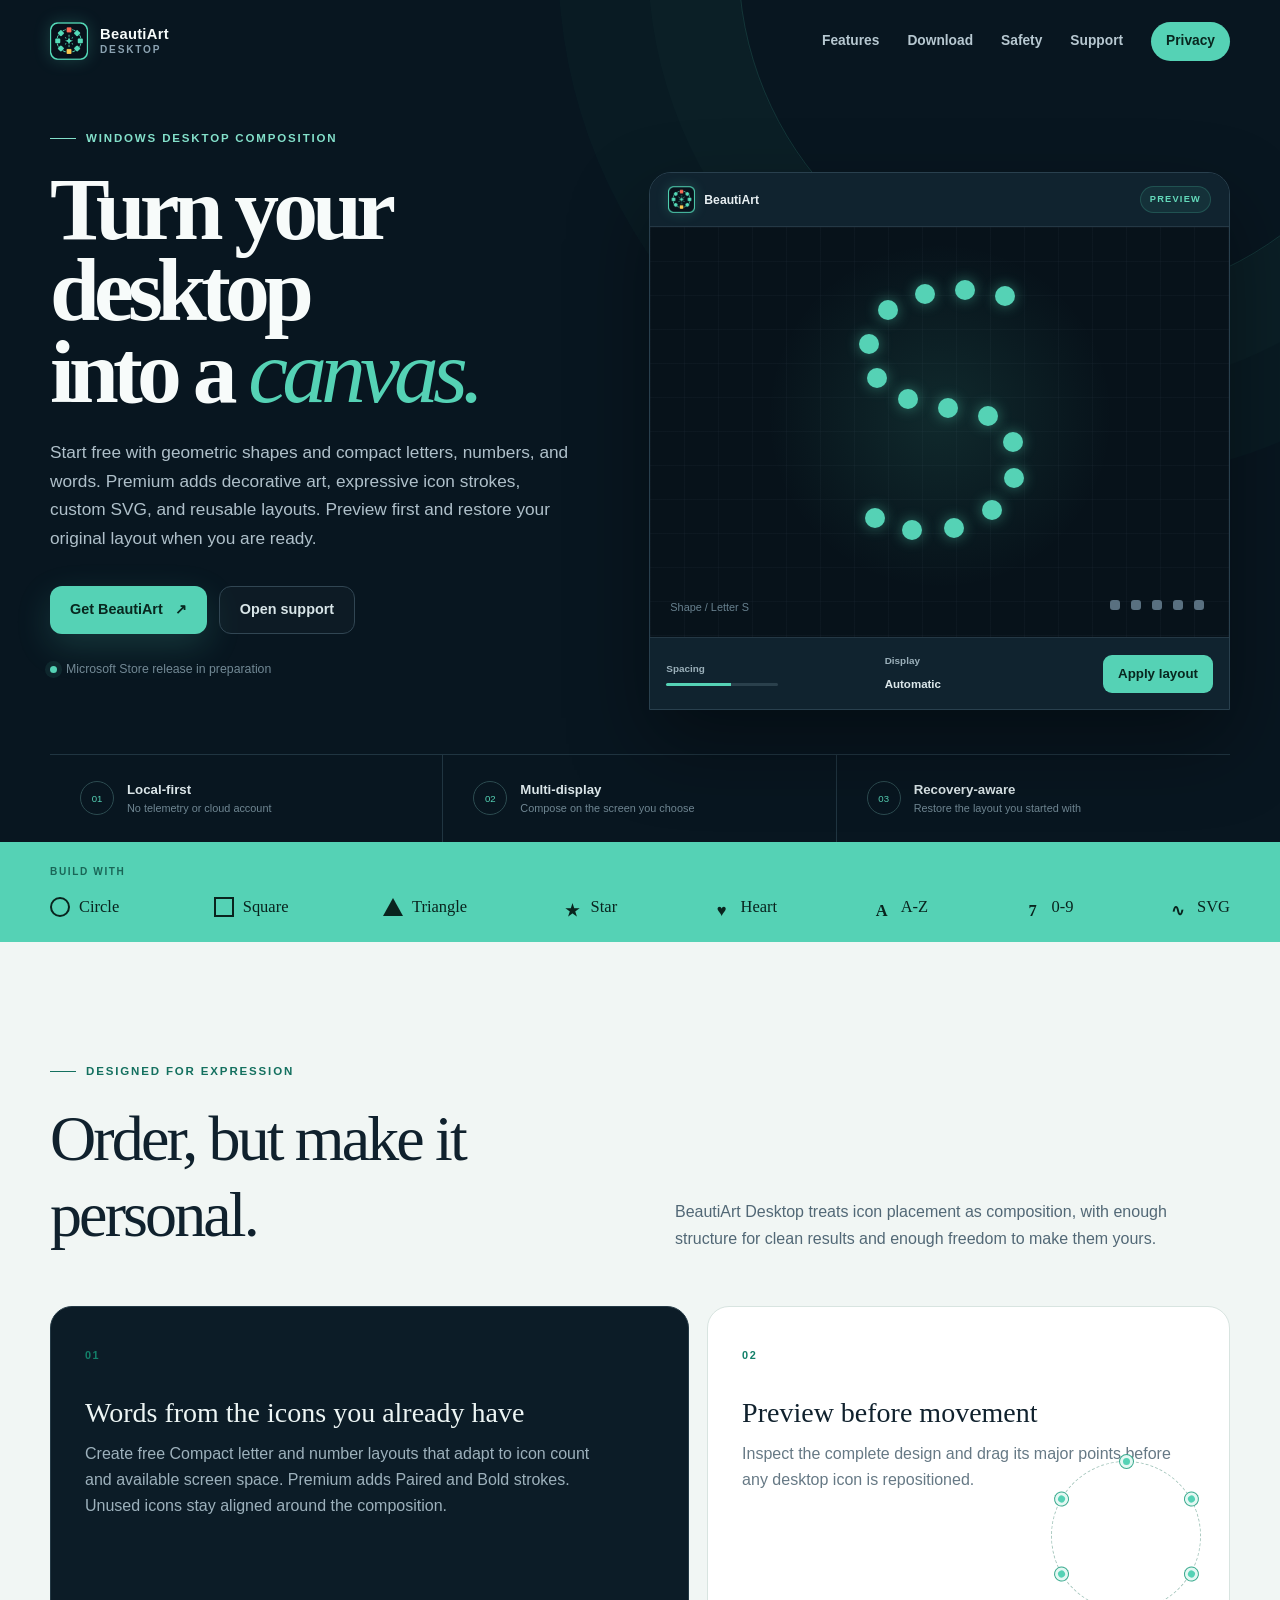
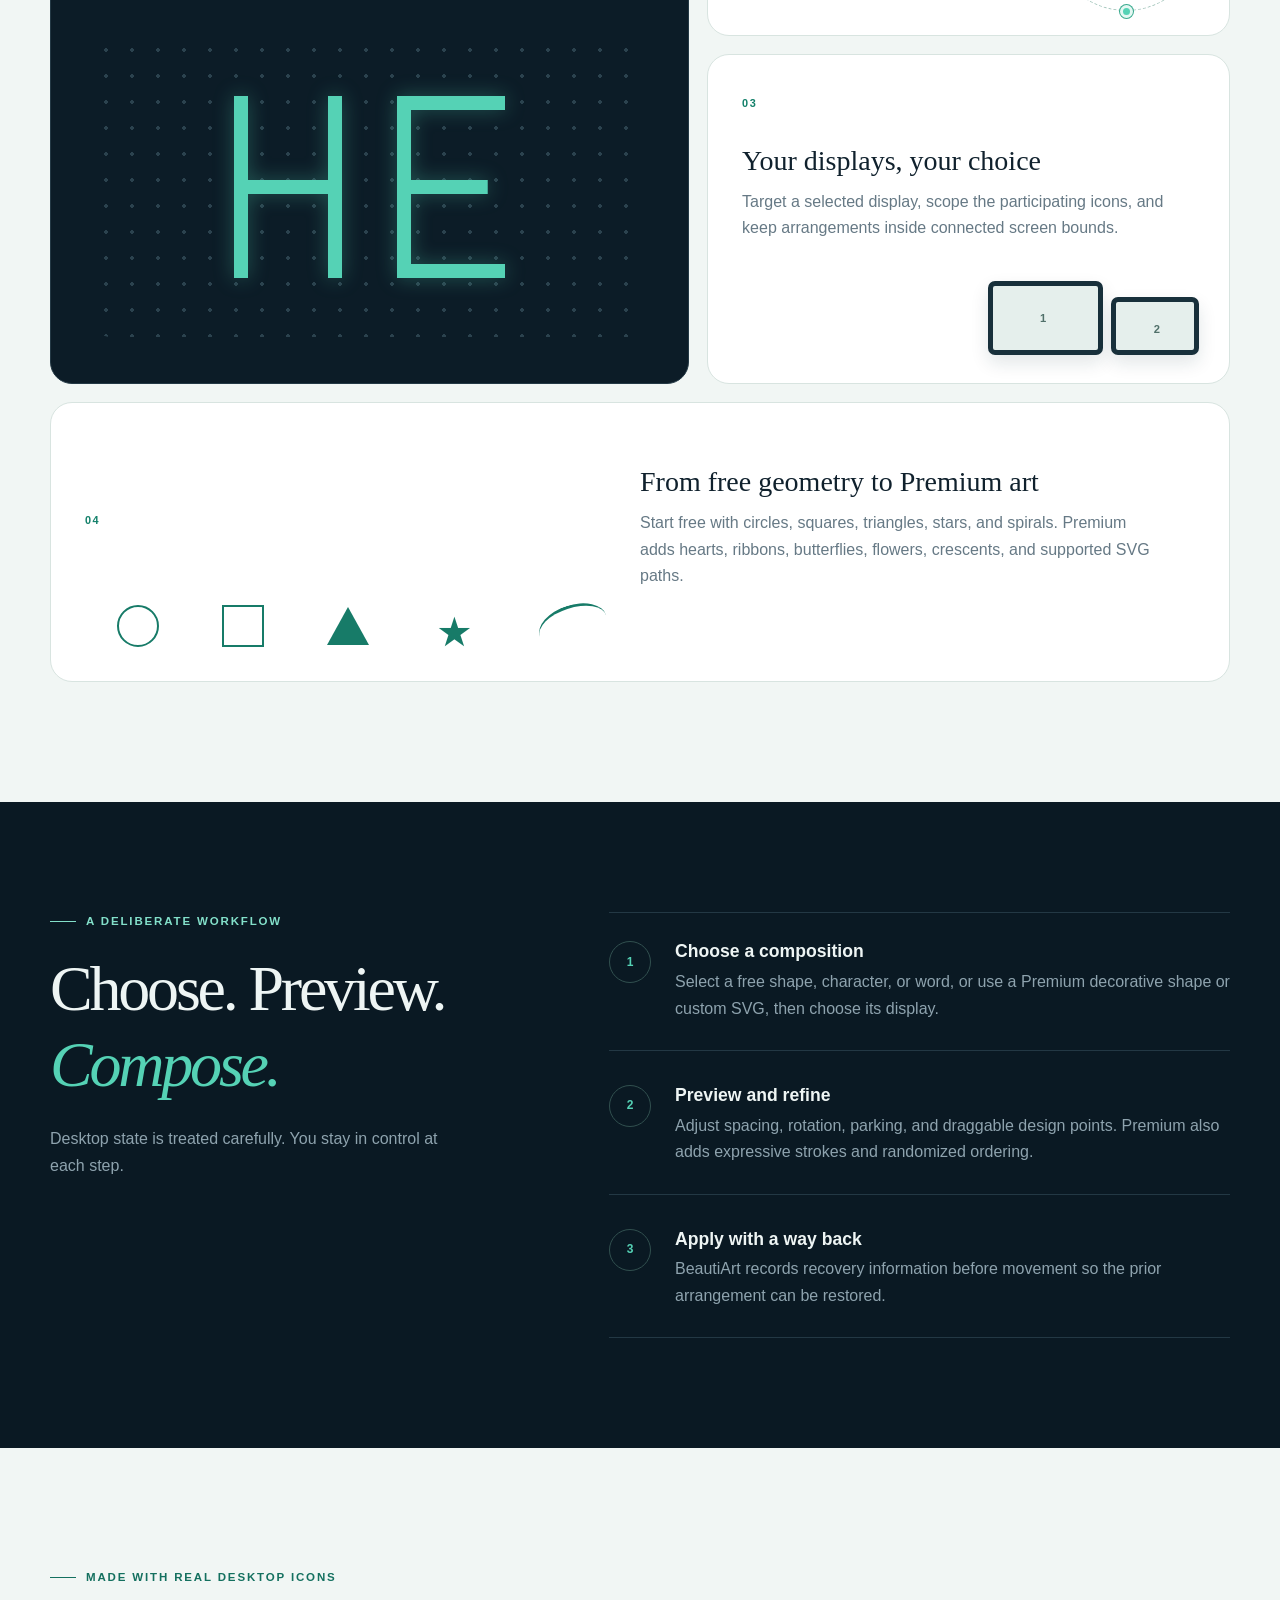
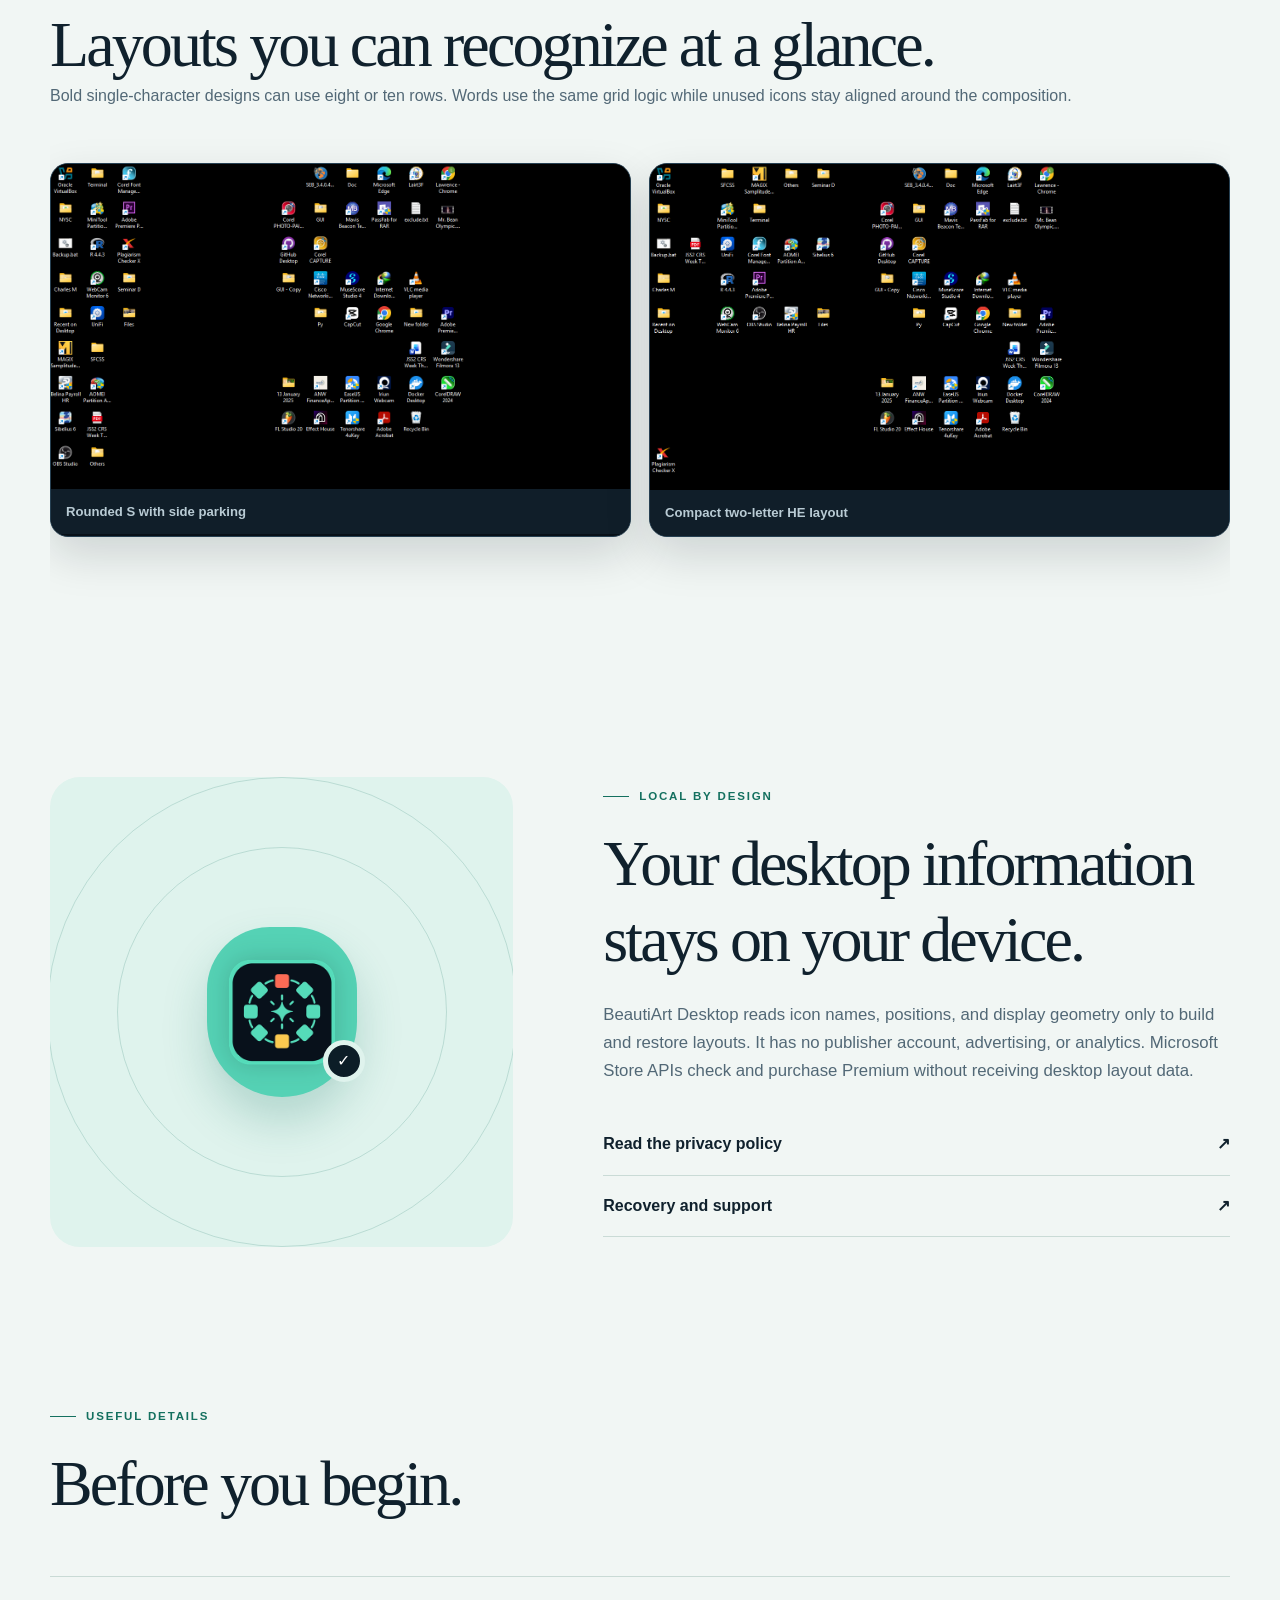
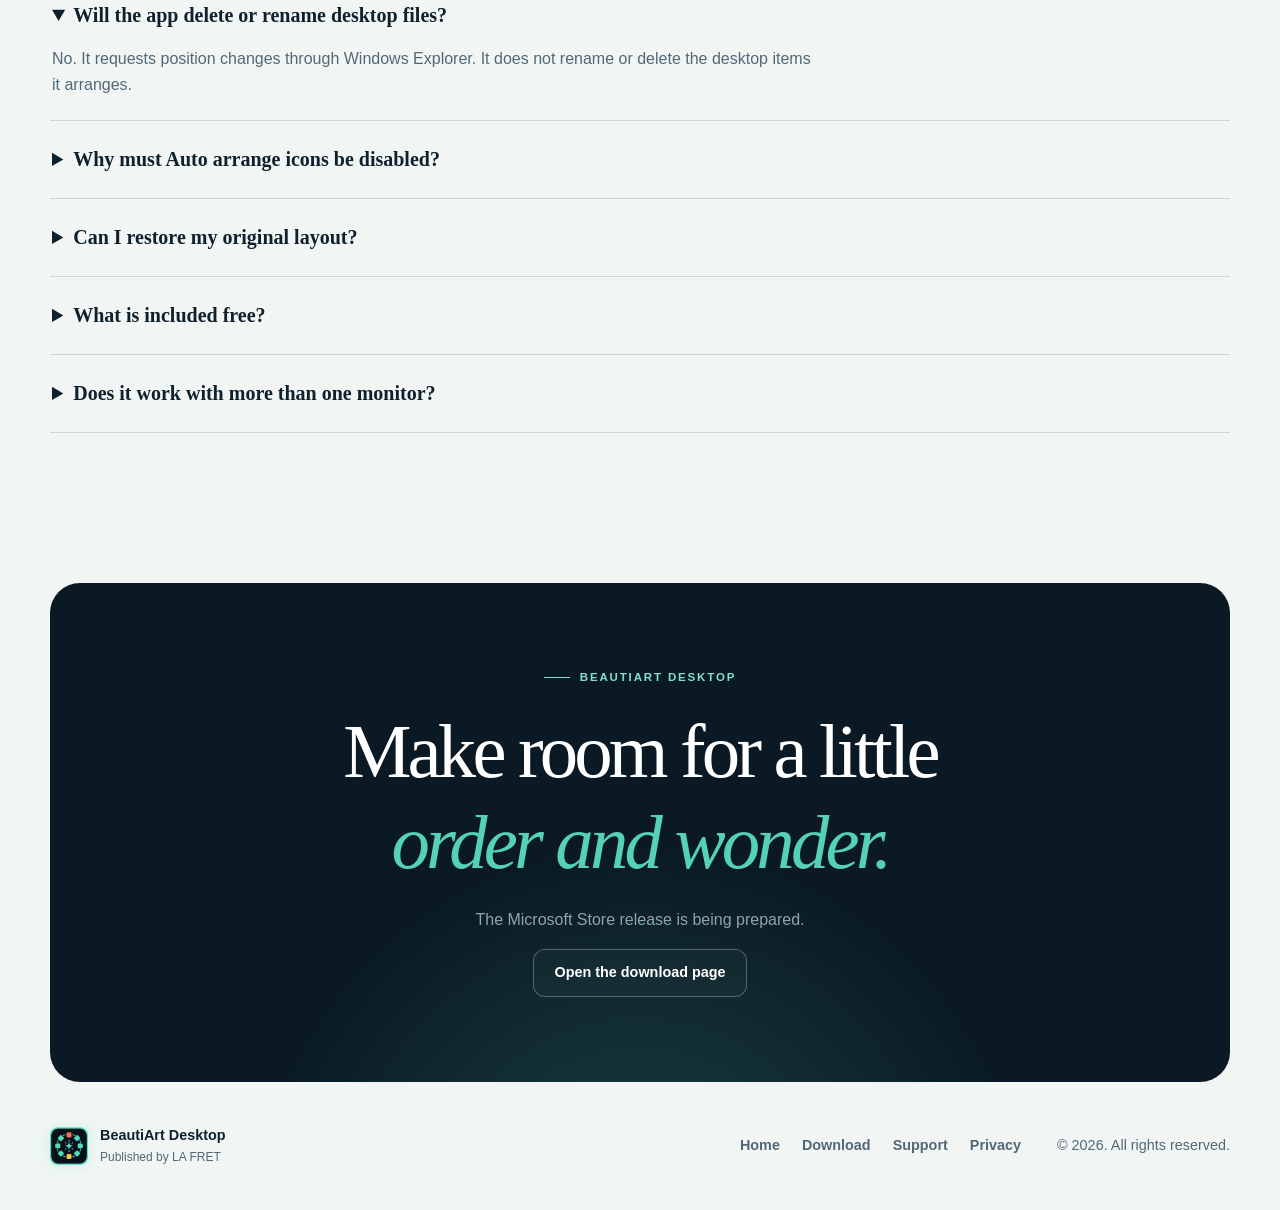
<file: index.html>
<!doctype html>
<html lang="en">
<head>
  <meta charset="utf-8">
  <meta name="viewport" content="width=device-width, initial-scale=1">
  <meta name="description" content="BeautiArt Desktop turns Windows desktop icons into geometric and decorative shapes, text, and custom visual layouts.">
  <meta name="theme-color" content="#081620">
  <meta property="og:type" content="website">
  <meta property="og:title" content="BeautiArt Desktop | Shape your desktop">
  <meta property="og:description" content="Arrange Windows desktop icons into artful shapes and words, with preview and recovery built in.">
  <meta property="og:image" content="social-card.png">
  <title>BeautiArt Desktop | Shape your desktop</title>
  <link rel="icon" type="image/png" href="favicon.png">
  <link rel="stylesheet" href="store-pages.css">
</head>
<body class="landing-page">
  <header class="landing-header">
    <nav class="site-nav" aria-label="Primary navigation">
      <a class="brand brand-link" href="index.html" aria-label="BeautiArt Desktop home">
        <span class="mark"><img src="brand-icon.png" alt="" aria-hidden="true"></span>
        <span><strong>BeautiArt</strong><small>Desktop</small></span>
      </a>
      <div class="nav-links">
        <a href="#features">Features</a>
        <a href="download.html">Download</a>
        <a href="#safety">Safety</a>
        <a href="support.html">Support</a>
        <a class="nav-pill" href="privacy-policy.html">Privacy</a>
      </div>
    </nav>

    <div class="hero-shell">
      <div class="hero-copy">
        <p class="eyebrow"><span></span> Windows desktop composition</p>
        <h1>Turn your desktop<br>into a <em>canvas.</em></h1>
        <p class="hero-lede">Start free with geometric shapes and compact letters, numbers, and words. Premium adds decorative art, expressive icon strokes, custom SVG, and reusable layouts. Preview first and restore your original layout when you are ready.</p>
        <div class="hero-actions">
          <a class="primary-button" href="download.html">Get BeautiArt <span aria-hidden="true">&#8599;</span></a>
          <a class="secondary-button" href="support.html">Open support</a>
        </div>
        <div class="availability"><span></span> Microsoft Store release in preparation</div>
      </div>

      <div class="desktop-demo" aria-label="Illustration of desktop icons arranged into the letter S">
        <div class="demo-topbar">
          <span class="demo-brand"><img src="brand-icon.png" alt="" aria-hidden="true"> BeautiArt</span>
          <span class="demo-status">PREVIEW</span>
        </div>
        <div class="demo-screen">
          <div class="demo-glow"></div>
          <svg class="shape-s" viewBox="0 0 280 300" role="img" aria-label="Icon points forming the letter S">
            <g>
              <circle cx="205" cy="34" r="10"/><circle cx="165" cy="28" r="10"/><circle cx="125" cy="32" r="10"/><circle cx="88" cy="48" r="10"/>
              <circle cx="69" cy="82" r="10"/><circle cx="77" cy="116" r="10"/><circle cx="108" cy="137" r="10"/><circle cx="148" cy="146" r="10"/>
              <circle cx="188" cy="154" r="10"/><circle cx="213" cy="180" r="10"/><circle cx="214" cy="216" r="10"/><circle cx="192" cy="248" r="10"/>
              <circle cx="154" cy="266" r="10"/><circle cx="112" cy="268" r="10"/><circle cx="75" cy="256" r="10"/>
            </g>
          </svg>
          <div class="parked-icons" aria-hidden="true"><i></i><i></i><i></i><i></i><i></i></div>
          <span class="screen-label">Shape / Letter S</span>
        </div>
        <div class="demo-controls" aria-hidden="true">
          <span><b>Spacing</b><i></i></span>
          <span><b>Display</b><strong>Automatic</strong></span>
          <button>Apply layout</button>
        </div>
      </div>
    </div>

    <div class="trust-row" aria-label="Product principles">
      <span><i class="trust-icon">01</i><strong>Local-first</strong><small>No telemetry or cloud account</small></span>
      <span><i class="trust-icon">02</i><strong>Multi-display</strong><small>Compose on the screen you choose</small></span>
      <span><i class="trust-icon">03</i><strong>Recovery-aware</strong><small>Restore the layout you started with</small></span>
    </div>
  </header>

  <main class="landing-main">
    <section class="shape-marquee" aria-label="Available layout types">
      <p>Build with</p>
      <div class="shape-list">
        <span><i class="circle-shape"></i> Circle</span>
        <span><i class="square-shape"></i> Square</span>
        <span><i class="triangle-shape"></i> Triangle</span>
        <span><i class="star-shape">&#9733;</i> Star</span>
        <span><i class="star-shape">&#9829;</i> Heart</span>
        <span><i class="letter-shape">A</i> A-Z</span>
        <span><i class="letter-shape">7</i> 0-9</span>
        <span><i class="path-shape">&#8767;</i> SVG</span>
      </div>
    </section>

    <section class="landing-section feature-section" id="features">
      <div class="section-heading">
        <p class="eyebrow dark"><span></span> Designed for expression</p>
        <h2>Order, but make it personal.</h2>
        <p>BeautiArt Desktop treats icon placement as composition, with enough structure for clean results and enough freedom to make them yours.</p>
      </div>
      <div class="feature-grid">
        <article class="feature-card feature-card-large">
          <span class="feature-number">01</span>
          <h3>Words from the icons you already have</h3>
          <p>Create free Compact letter and number layouts that adapt to icon count and available screen space. Premium adds Paired and Bold strokes. Unused icons stay aligned around the composition.</p>
          <div class="word-demo" aria-hidden="true">
            <span class="h-letter"></span><span class="e-letter"></span>
          </div>
        </article>
        <article class="feature-card">
          <span class="feature-number">02</span>
          <h3>Preview before movement</h3>
          <p>Inspect the complete design and drag its major points before any desktop icon is repositioned.</p>
          <div class="mini-preview" aria-hidden="true"><i></i><i></i><i></i><i></i><i></i><i></i></div>
        </article>
        <article class="feature-card">
          <span class="feature-number">03</span>
          <h3>Your displays, your choice</h3>
          <p>Target a selected display, scope the participating icons, and keep arrangements inside connected screen bounds.</p>
          <div class="monitor-demo" aria-hidden="true"><i></i><i></i><b>1</b><b>2</b></div>
        </article>
        <article class="feature-card feature-card-wide">
          <span class="feature-number">04</span>
          <div><h3>From free geometry to Premium art</h3><p>Start free with circles, squares, triangles, stars, and spirals. Premium adds hearts, ribbons, butterflies, flowers, crescents, and supported SVG paths.</p></div>
          <div class="geometry-row" aria-hidden="true"><i class="circle-shape"></i><i class="square-shape"></i><i class="triangle-shape"></i><i class="star-shape">&#9733;</i><i class="path-line"></i></div>
        </article>
      </div>
    </section>

    <section class="how-section" id="how-it-works">
      <div class="how-intro">
        <p class="eyebrow"><span></span> A deliberate workflow</p>
        <h2>Choose. Preview.<br><em>Compose.</em></h2>
        <p>Desktop state is treated carefully. You stay in control at each step.</p>
      </div>
      <ol class="steps">
        <li><span>1</span><div><h3>Choose a composition</h3><p>Select a free shape, character, or word, or use a Premium decorative shape or custom SVG, then choose its display.</p></div></li>
        <li><span>2</span><div><h3>Preview and refine</h3><p>Adjust spacing, rotation, parking, and draggable design points. Premium also adds expressive strokes and randomized ordering.</p></div></li>
        <li><span>3</span><div><h3>Apply with a way back</h3><p>BeautiArt records recovery information before movement so the prior arrangement can be restored.</p></div></li>
      </ol>
    </section>

    <section class="real-layouts landing-section" aria-labelledby="real-layouts-title">
      <div class="section-heading compact">
        <p class="eyebrow dark"><span></span> Made with real desktop icons</p>
        <h2 id="real-layouts-title">Layouts you can recognize at a glance.</h2>
        <p>Bold single-character designs can use eight or ten rows. Words use the same grid logic while unused icons stay aligned around the composition.</p>
      </div>
      <div class="real-layout-grid">
        <figure><img src="sample-s.png" alt="Desktop icons arranged into the letter S" loading="lazy"><figcaption>Rounded S with side parking</figcaption></figure>
        <figure><img src="sample-he.png" alt="Desktop icons arranged into the letters H and E" loading="lazy"><figcaption>Compact two-letter HE layout</figcaption></figure>
      </div>
    </section>

    <section class="safety-section landing-section" id="safety">
      <div class="safety-visual" aria-hidden="true">
        <div class="orbit orbit-one"></div><div class="orbit orbit-two"></div>
        <div class="shield"><span><img src="brand-icon.png" alt="" aria-hidden="true"></span><i>&#10003;</i></div>
      </div>
      <div class="safety-copy">
        <p class="eyebrow dark"><span></span> Local by design</p>
        <h2>Your desktop information stays on your device.</h2>
        <p>BeautiArt Desktop reads icon names, positions, and display geometry only to build and restore layouts. It has no publisher account, advertising, or analytics. Microsoft Store APIs check and purchase Premium without receiving desktop layout data.</p>
        <div class="safety-links">
          <a href="privacy-policy.html">Read the privacy policy <span>&#8599;</span></a>
          <a href="support.html">Recovery and support <span>&#8599;</span></a>
        </div>
      </div>
    </section>

    <section class="faq-section landing-section">
      <div class="section-heading compact">
        <p class="eyebrow dark"><span></span> Useful details</p>
        <h2>Before you begin.</h2>
      </div>
      <div class="faq-list">
        <details open><summary>Will the app delete or rename desktop files?</summary><p>No. It requests position changes through Windows Explorer. It does not rename or delete the desktop items it arranges.</p></details>
        <details><summary>Why must Auto arrange icons be disabled?</summary><p>Windows Explorer can override custom positions while Auto arrange is enabled. Align icons to grid may remain enabled.</p></details>
        <details><summary>Can I restore my original layout?</summary><p>Yes. Recovery data is prepared before the first Apply operation, and the app provides Restore and startup recovery choices.</p></details>
        <details><summary>What is included free?</summary><p>Free includes five geometric shapes, Compact text and characters, display and placement controls, Preview, Apply, Restore, manual adjustment, hotkey, and recovery. A one-time durable Premium add-on unlocks decorative shapes, Paired/Bold strokes, SVG, randomization, and JSON layout tools.</p></details>
        <details><summary>Does it work with more than one monitor?</summary><p>BeautiArt detects connected displays and supports explicit display targeting. Final supported configurations will be listed in the Microsoft Store.</p></details>
      </div>
    </section>

    <section class="closing-cta">
      <p class="eyebrow"><span></span> BeautiArt Desktop</p>
      <h2>Make room for a little<br><em>order and wonder.</em></h2>
      <p>The Microsoft Store release is being prepared.</p>
      <a class="secondary-button light" href="download.html">Open the download page</a>
    </section>
  </main>

  <footer class="site-footer">
    <div class="footer-brand"><span class="mark"><img src="brand-icon.png" alt="" aria-hidden="true"></span><div><strong>BeautiArt Desktop</strong><small>Published by LA FRET</small></div></div>
    <div class="footer-links"><a href="index.html">Home</a><a href="download.html">Download</a><a href="support.html">Support</a><a href="privacy-policy.html">Privacy</a></div>
    <p>&copy; 2026. All rights reserved.</p>
  </footer>
</body>
</html>
</file>
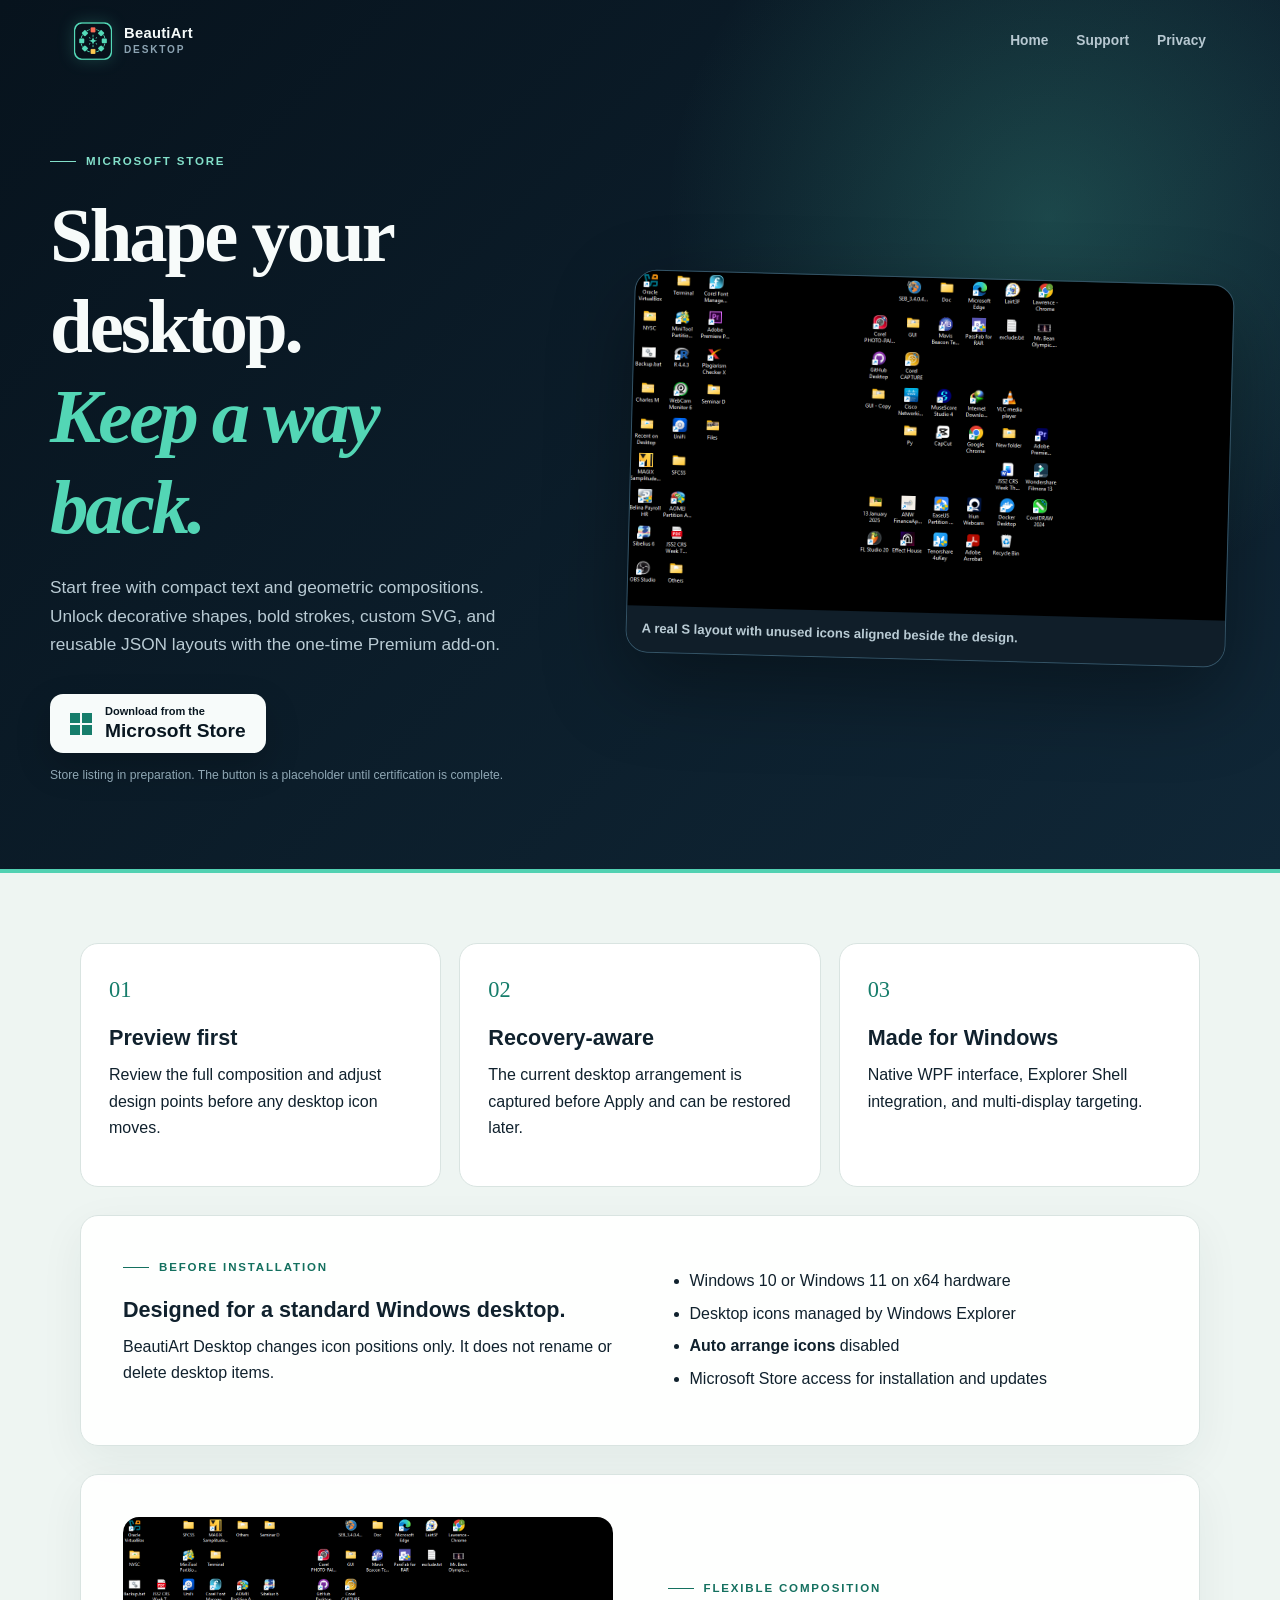
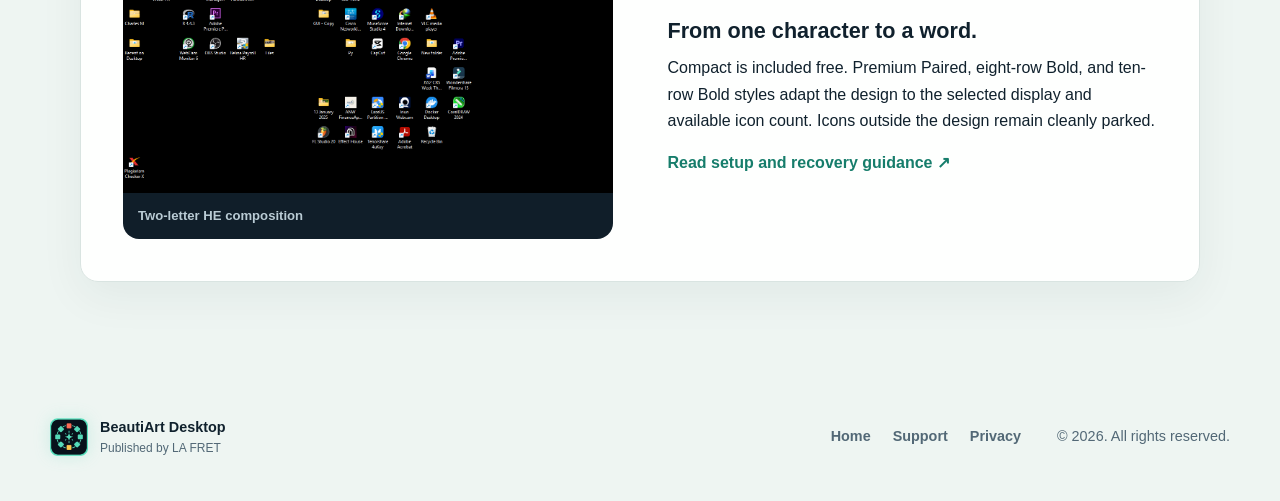
<file: download.html>
<!doctype html>
<html lang="en">
<head>
  <meta charset="utf-8">
  <meta name="viewport" content="width=device-width, initial-scale=1">
  <meta name="description" content="Download BeautiArt Desktop from Microsoft Store and review its Windows requirements.">
  <meta name="theme-color" content="#081620">
  <title>Download BeautiArt Desktop | Microsoft Store</title>
  <link rel="icon" type="image/png" href="favicon.png">
  <link rel="stylesheet" href="store-pages.css">
</head>
<body class="download-page">
  <header class="download-header">
    <nav class="site-nav" aria-label="Primary navigation">
      <a class="brand brand-link" href="index.html" aria-label="BeautiArt Desktop home">
        <span class="mark"><img src="brand-icon.png" alt="" aria-hidden="true"></span>
        <span><strong>BeautiArt</strong><small>Desktop</small></span>
      </a>
      <div class="nav-links">
        <a href="index.html">Home</a>
        <a href="support.html">Support</a>
        <a href="privacy-policy.html">Privacy</a>
      </div>
    </nav>

    <div class="download-hero">
      <div>
        <p class="eyebrow"><span></span> Microsoft Store</p>
        <h1>Shape your desktop.<br><em>Keep a way back.</em></h1>
        <p>Start free with compact text and geometric compositions. Unlock decorative shapes, bold strokes, custom SVG, and reusable JSON layouts with the one-time Premium add-on.</p>
        <!-- Replace STORE_PRODUCT_ID after the public Partner Center listing is created. -->
        <a class="store-download-button" href="https://apps.microsoft.com/detail/STORE_PRODUCT_ID" rel="noopener">
          <span class="store-window" aria-hidden="true"><i></i><i></i><i></i><i></i></span>
          <span><small>Download from the</small><strong>Microsoft Store</strong></span>
        </a>
        <p class="store-pending">Store listing in preparation. The button is a placeholder until certification is complete.</p>
      </div>
      <figure class="download-shot">
        <img src="sample-s.png" alt="Windows desktop icons arranged into a large letter S">
        <figcaption>A real S layout with unused icons aligned beside the design.</figcaption>
      </figure>
    </div>
  </header>

  <main class="download-main">
    <section class="download-facts" aria-label="Application highlights">
      <article><span>01</span><h2>Preview first</h2><p>Review the full composition and adjust design points before any desktop icon moves.</p></article>
      <article><span>02</span><h2>Recovery-aware</h2><p>The current desktop arrangement is captured before Apply and can be restored later.</p></article>
      <article><span>03</span><h2>Made for Windows</h2><p>Native WPF interface, Explorer Shell integration, and multi-display targeting.</p></article>
    </section>

    <section class="requirements-panel">
      <div>
        <p class="eyebrow dark"><span></span> Before installation</p>
        <h2>Designed for a standard Windows desktop.</h2>
        <p>BeautiArt Desktop changes icon positions only. It does not rename or delete desktop items.</p>
      </div>
      <ul>
        <li>Windows 10 or Windows 11 on x64 hardware</li>
        <li>Desktop icons managed by Windows Explorer</li>
        <li><strong>Auto arrange icons</strong> disabled</li>
        <li>Microsoft Store access for installation and updates</li>
      </ul>
    </section>

    <section class="download-gallery">
      <figure><img src="sample-he.png" alt="Windows desktop icons arranged into the letters H and E" loading="lazy"><figcaption>Two-letter HE composition</figcaption></figure>
      <div>
        <p class="eyebrow dark"><span></span> Flexible composition</p>
        <h2>From one character to a word.</h2>
        <p>Compact is included free. Premium Paired, eight-row Bold, and ten-row Bold styles adapt the design to the selected display and available icon count. Icons outside the design remain cleanly parked.</p>
        <a href="support.html">Read setup and recovery guidance <span aria-hidden="true">&#8599;</span></a>
      </div>
    </section>
  </main>

  <footer class="site-footer">
    <div class="footer-brand"><span class="mark"><img src="brand-icon.png" alt="" aria-hidden="true"></span><div><strong>BeautiArt Desktop</strong><small>Published by LA FRET</small></div></div>
    <div class="footer-links"><a href="index.html">Home</a><a href="support.html">Support</a><a href="privacy-policy.html">Privacy</a></div>
    <p>&copy; 2026. All rights reserved.</p>
  </footer>
</body>
</html>
</file>
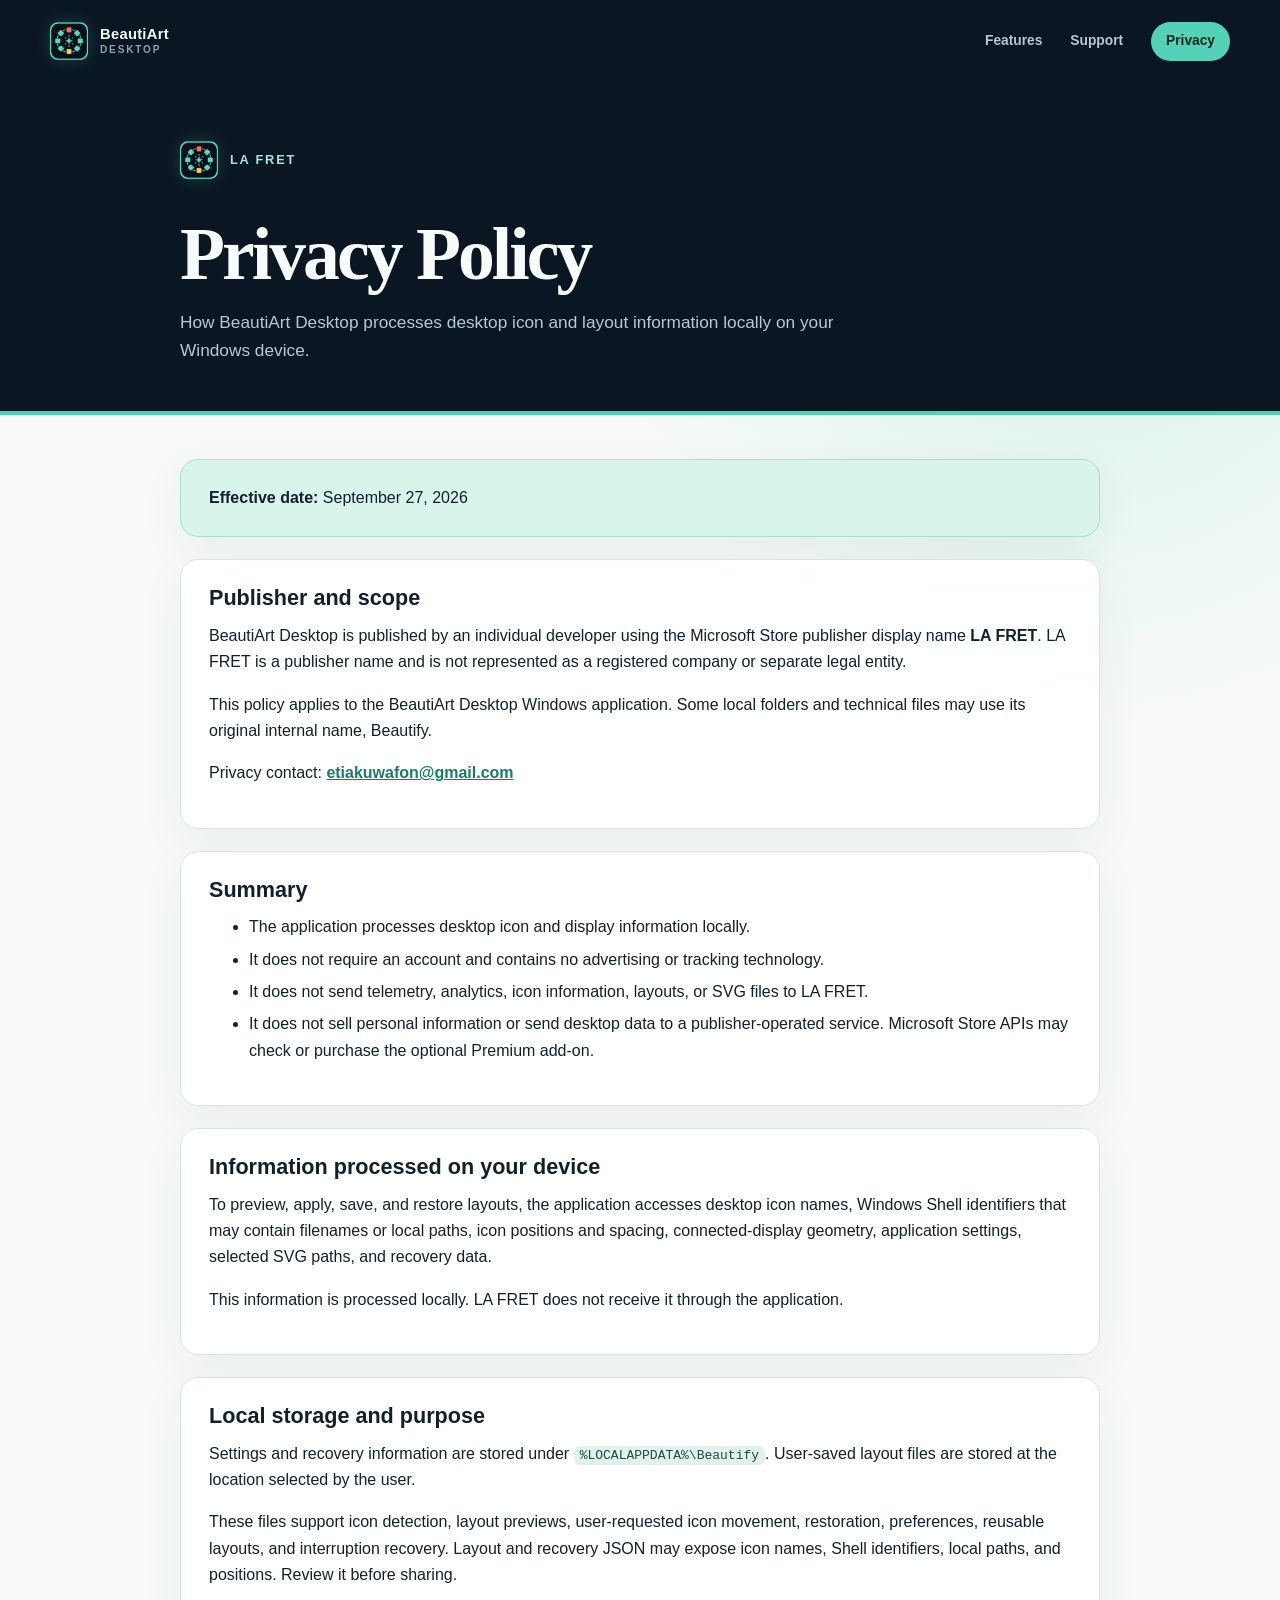
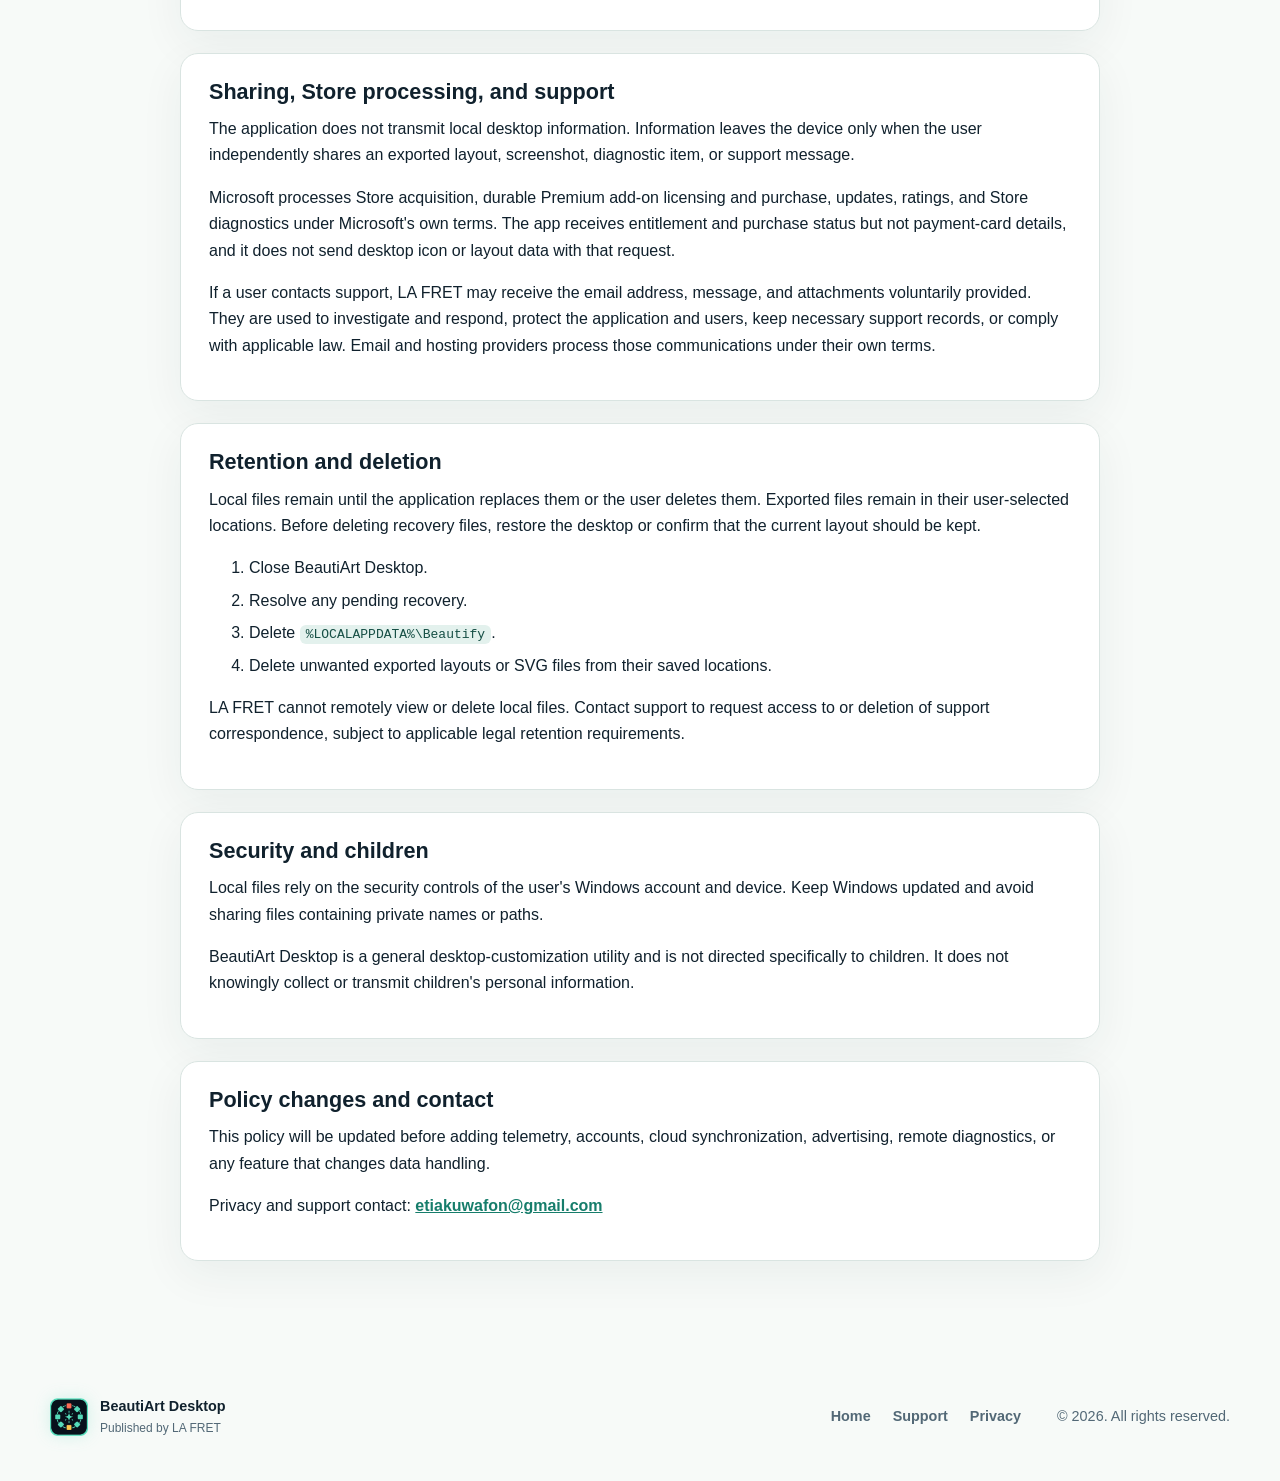
<file: privacy-policy.html>
<!doctype html>
<html lang="en">
<head>
  <meta charset="utf-8">
  <meta name="viewport" content="width=device-width, initial-scale=1">
  <meta name="description" content="Privacy policy for BeautiArt Desktop by LA FRET.">
  <title>Privacy Policy | BeautiArt Desktop</title>
  <link rel="icon" type="image/png" href="favicon.png">
  <link rel="stylesheet" href="store-pages.css">
</head>
<body>
  <header>
    <nav class="site-nav" aria-label="Primary navigation">
      <a class="brand brand-link" href="index.html"><span class="mark"><img src="brand-icon.png" alt="" aria-hidden="true"></span><span><strong>BeautiArt</strong><small>Desktop</small></span></a>
      <div class="nav-links"><a href="index.html#features">Features</a><a href="support.html">Support</a><a class="nav-pill" href="privacy-policy.html" aria-current="page">Privacy</a></div>
    </nav>
    <div class="header-inner">
    <div class="brand"><span class="mark"><img src="brand-icon.png" alt="" aria-hidden="true"></span> LA FRET</div>
    <h1>Privacy Policy</h1>
    <p class="lede">How BeautiArt Desktop processes desktop icon and layout information locally on your Windows device.</p>
    </div>
  </header>
  <main>
    <div class="notice"><strong>Effective date:</strong> September 27, 2026</div>
    <section>
      <h2>Publisher and scope</h2>
      <p>BeautiArt Desktop is published by an individual developer using the Microsoft Store publisher display name <strong>LA FRET</strong>. LA FRET is a publisher name and is not represented as a registered company or separate legal entity.</p>
      <p>This policy applies to the BeautiArt Desktop Windows application. Some local folders and technical files may use its original internal name, Beautify.</p>
      <p>Privacy contact: <a href="mailto:etiakuwafon@gmail.com">etiakuwafon@gmail.com</a></p>
    </section>
    <section>
      <h2>Summary</h2>
      <ul>
        <li>The application processes desktop icon and display information locally.</li>
        <li>It does not require an account and contains no advertising or tracking technology.</li>
        <li>It does not send telemetry, analytics, icon information, layouts, or SVG files to LA FRET.</li>
        <li>It does not sell personal information or send desktop data to a publisher-operated service. Microsoft Store APIs may check or purchase the optional Premium add-on.</li>
      </ul>
    </section>
    <section>
      <h2>Information processed on your device</h2>
      <p>To preview, apply, save, and restore layouts, the application accesses desktop icon names, Windows Shell identifiers that may contain filenames or local paths, icon positions and spacing, connected-display geometry, application settings, selected SVG paths, and recovery data.</p>
      <p>This information is processed locally. LA FRET does not receive it through the application.</p>
    </section>
    <section>
      <h2>Local storage and purpose</h2>
      <p>Settings and recovery information are stored under <code>%LOCALAPPDATA%\Beautify</code>. User-saved layout files are stored at the location selected by the user.</p>
      <p>These files support icon detection, layout previews, user-requested icon movement, restoration, preferences, reusable layouts, and interruption recovery. Layout and recovery JSON may expose icon names, Shell identifiers, local paths, and positions. Review it before sharing.</p>
    </section>
    <section>
      <h2>Sharing, Store processing, and support</h2>
      <p>The application does not transmit local desktop information. Information leaves the device only when the user independently shares an exported layout, screenshot, diagnostic item, or support message.</p>
      <p>Microsoft processes Store acquisition, durable Premium add-on licensing and purchase, updates, ratings, and Store diagnostics under Microsoft's own terms. The app receives entitlement and purchase status but not payment-card details, and it does not send desktop icon or layout data with that request.</p>
      <p>If a user contacts support, LA FRET may receive the email address, message, and attachments voluntarily provided. They are used to investigate and respond, protect the application and users, keep necessary support records, or comply with applicable law. Email and hosting providers process those communications under their own terms.</p>
    </section>
    <section>
      <h2>Retention and deletion</h2>
      <p>Local files remain until the application replaces them or the user deletes them. Exported files remain in their user-selected locations. Before deleting recovery files, restore the desktop or confirm that the current layout should be kept.</p>
      <ol>
        <li>Close BeautiArt Desktop.</li>
        <li>Resolve any pending recovery.</li>
        <li>Delete <code>%LOCALAPPDATA%\Beautify</code>.</li>
        <li>Delete unwanted exported layouts or SVG files from their saved locations.</li>
      </ol>
      <p>LA FRET cannot remotely view or delete local files. Contact support to request access to or deletion of support correspondence, subject to applicable legal retention requirements.</p>
    </section>
    <section>
      <h2>Security and children</h2>
      <p>Local files rely on the security controls of the user's Windows account and device. Keep Windows updated and avoid sharing files containing private names or paths.</p>
      <p>BeautiArt Desktop is a general desktop-customization utility and is not directed specifically to children. It does not knowingly collect or transmit children's personal information.</p>
    </section>
    <section>
      <h2>Policy changes and contact</h2>
      <p>This policy will be updated before adding telemetry, accounts, cloud synchronization, advertising, remote diagnostics, or any feature that changes data handling.</p>
      <p>Privacy and support contact: <a href="mailto:etiakuwafon@gmail.com">etiakuwafon@gmail.com</a></p>
    </section>
  </main>
  <footer class="site-footer">
    <div class="footer-brand"><span class="mark"><img src="brand-icon.png" alt="" aria-hidden="true"></span><div><strong>BeautiArt Desktop</strong><small>Published by LA FRET</small></div></div>
    <div class="footer-links"><a href="index.html">Home</a><a href="support.html">Support</a><a href="privacy-policy.html">Privacy</a></div>
    <p>&copy; 2026. All rights reserved.</p>
  </footer>
</body>
</html>
</file>
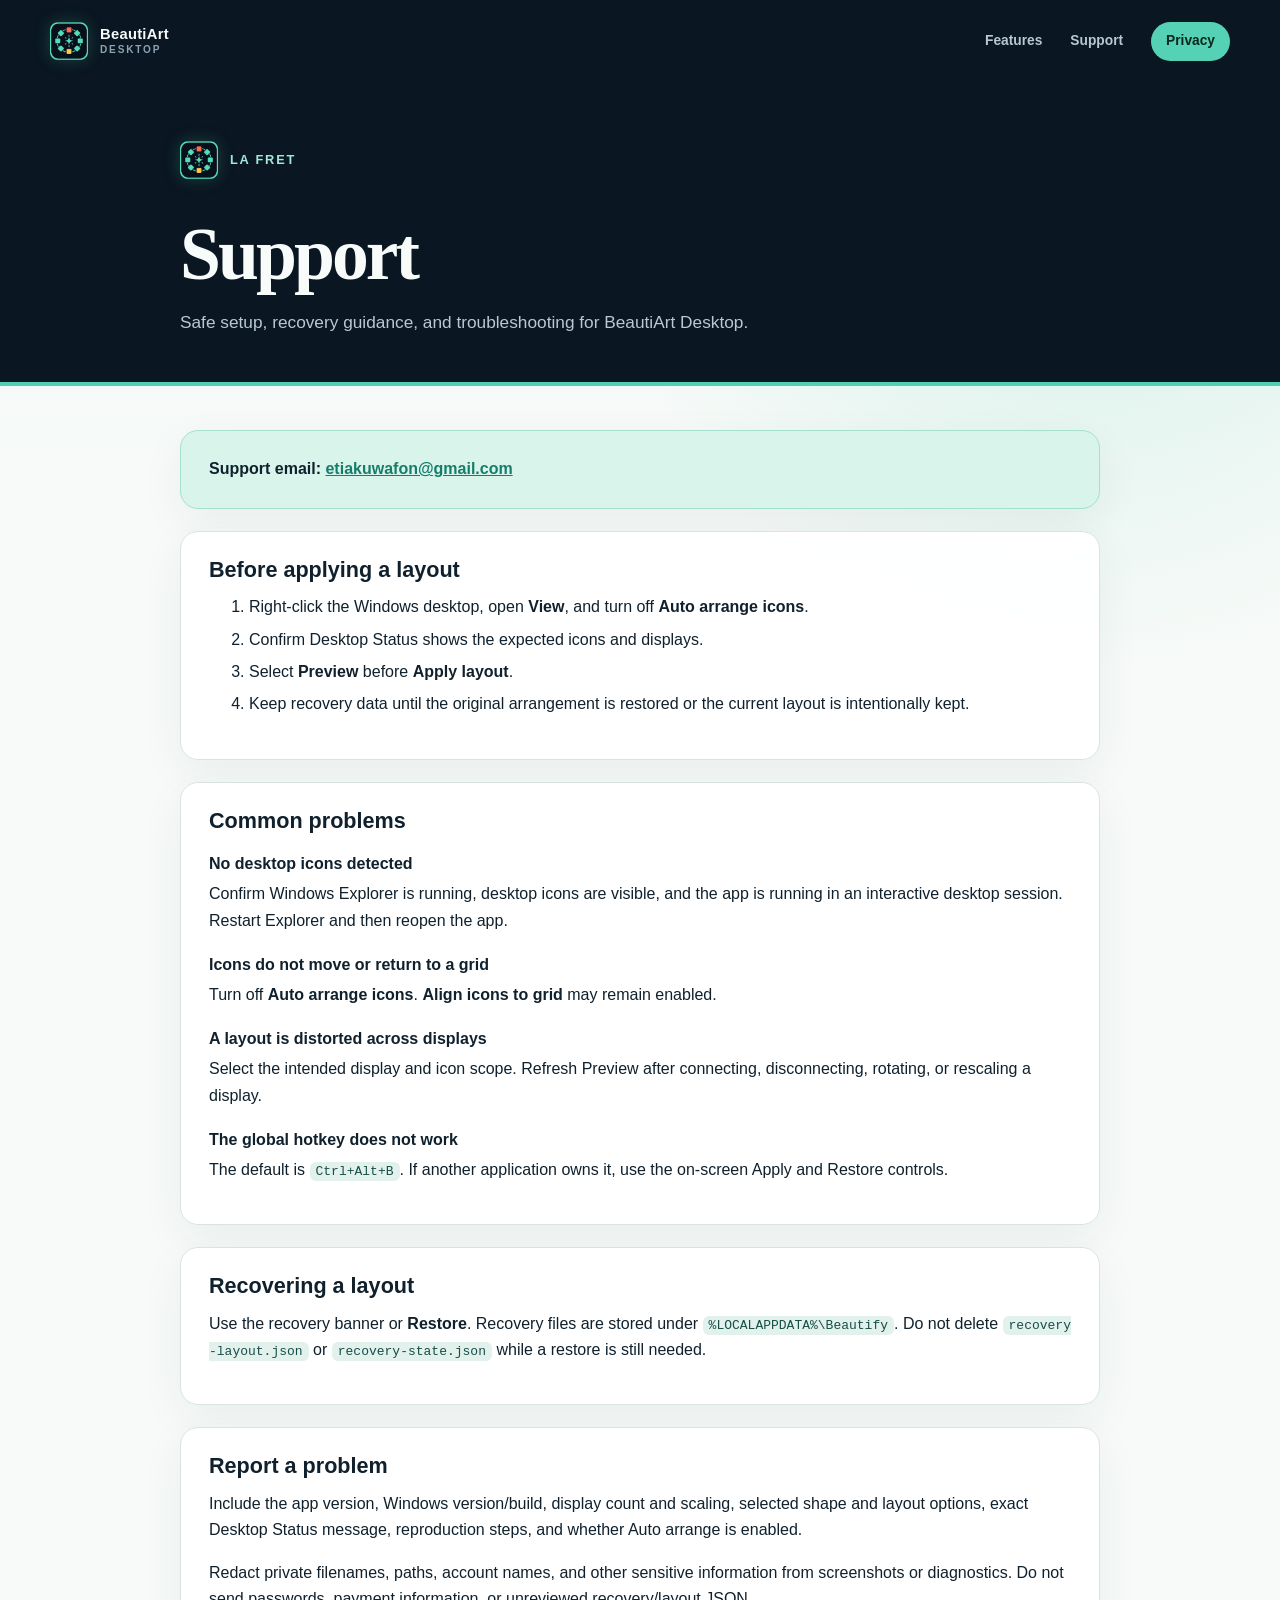
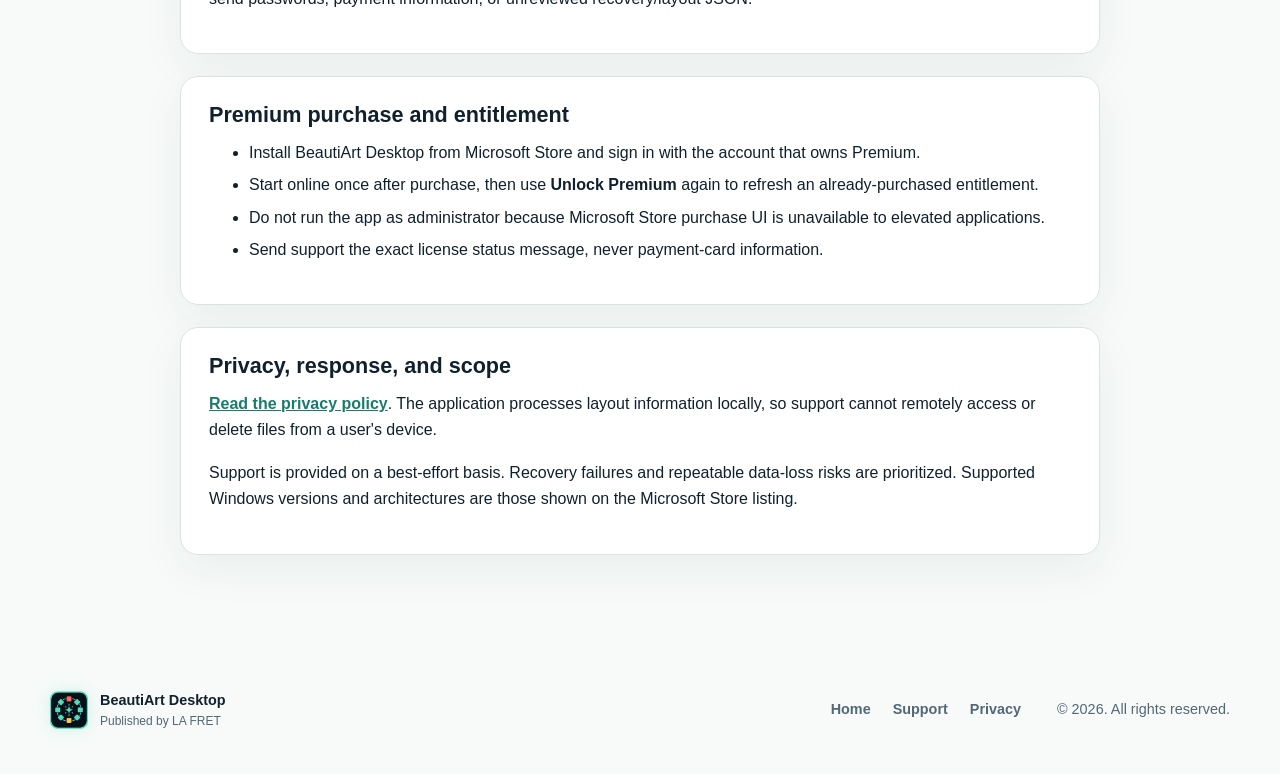
<file: support.html>
<!doctype html>
<html lang="en">
<head>
  <meta charset="utf-8">
  <meta name="viewport" content="width=device-width, initial-scale=1">
  <meta name="description" content="Support and troubleshooting for BeautiArt Desktop by LA FRET.">
  <title>Support | BeautiArt Desktop</title>
  <link rel="icon" type="image/png" href="favicon.png">
  <link rel="stylesheet" href="store-pages.css">
</head>
<body>
  <header>
    <nav class="site-nav" aria-label="Primary navigation">
      <a class="brand brand-link" href="index.html"><span class="mark"><img src="brand-icon.png" alt="" aria-hidden="true"></span><span><strong>BeautiArt</strong><small>Desktop</small></span></a>
      <div class="nav-links"><a href="index.html#features">Features</a><a href="support.html" aria-current="page">Support</a><a class="nav-pill" href="privacy-policy.html">Privacy</a></div>
    </nav>
    <div class="header-inner">
    <div class="brand"><span class="mark"><img src="brand-icon.png" alt="" aria-hidden="true"></span> LA FRET</div>
    <h1>Support</h1>
    <p class="lede">Safe setup, recovery guidance, and troubleshooting for BeautiArt Desktop.</p>
    </div>
  </header>
  <main>
    <div class="notice"><strong>Support email:</strong> <a href="mailto:etiakuwafon@gmail.com">etiakuwafon@gmail.com</a></div>
    <section>
      <h2>Before applying a layout</h2>
      <ol>
        <li>Right-click the Windows desktop, open <strong>View</strong>, and turn off <strong>Auto arrange icons</strong>.</li>
        <li>Confirm Desktop Status shows the expected icons and displays.</li>
        <li>Select <strong>Preview</strong> before <strong>Apply layout</strong>.</li>
        <li>Keep recovery data until the original arrangement is restored or the current layout is intentionally kept.</li>
      </ol>
    </section>
    <section>
      <h2>Common problems</h2>
      <h3>No desktop icons detected</h3>
      <p>Confirm Windows Explorer is running, desktop icons are visible, and the app is running in an interactive desktop session. Restart Explorer and then reopen the app.</p>
      <h3>Icons do not move or return to a grid</h3>
      <p>Turn off <strong>Auto arrange icons</strong>. <strong>Align icons to grid</strong> may remain enabled.</p>
      <h3>A layout is distorted across displays</h3>
      <p>Select the intended display and icon scope. Refresh Preview after connecting, disconnecting, rotating, or rescaling a display.</p>
      <h3>The global hotkey does not work</h3>
      <p>The default is <code>Ctrl+Alt+B</code>. If another application owns it, use the on-screen Apply and Restore controls.</p>
    </section>
    <section>
      <h2>Recovering a layout</h2>
      <p>Use the recovery banner or <strong>Restore</strong>. Recovery files are stored under <code>%LOCALAPPDATA%\Beautify</code>. Do not delete <code>recovery-layout.json</code> or <code>recovery-state.json</code> while a restore is still needed.</p>
    </section>
    <section>
      <h2>Report a problem</h2>
      <p>Include the app version, Windows version/build, display count and scaling, selected shape and layout options, exact Desktop Status message, reproduction steps, and whether Auto arrange is enabled.</p>
      <p>Redact private filenames, paths, account names, and other sensitive information from screenshots or diagnostics. Do not send passwords, payment information, or unreviewed recovery/layout JSON.</p>
    </section>
    <section>
      <h2>Premium purchase and entitlement</h2>
      <ul>
        <li>Install BeautiArt Desktop from Microsoft Store and sign in with the account that owns Premium.</li>
        <li>Start online once after purchase, then use <strong>Unlock Premium</strong> again to refresh an already-purchased entitlement.</li>
        <li>Do not run the app as administrator because Microsoft Store purchase UI is unavailable to elevated applications.</li>
        <li>Send support the exact license status message, never payment-card information.</li>
      </ul>
    </section>
    <section>
      <h2>Privacy, response, and scope</h2>
      <p><a href="privacy-policy.html">Read the privacy policy</a>. The application processes layout information locally, so support cannot remotely access or delete files from a user's device.</p>
      <p>Support is provided on a best-effort basis. Recovery failures and repeatable data-loss risks are prioritized. Supported Windows versions and architectures are those shown on the Microsoft Store listing.</p>
    </section>
  </main>
  <footer class="site-footer">
    <div class="footer-brand"><span class="mark"><img src="brand-icon.png" alt="" aria-hidden="true"></span><div><strong>BeautiArt Desktop</strong><small>Published by LA FRET</small></div></div>
    <div class="footer-links"><a href="index.html">Home</a><a href="support.html">Support</a><a href="privacy-policy.html">Privacy</a></div>
    <p>&copy; 2026. All rights reserved.</p>
  </footer>
</body>
</html>
</file>
<file: store-pages.css>
:root {
  color-scheme: light;
  --ink: #10212d;
  --muted: #526876;
  --paper: #f7faf8;
  --panel: #ffffff;
  --accent: #167d6b;
  --accent-soft: #d9f4eb;
  --line: #d9e4e1;
  --navy: #0a1621;
}

* { box-sizing: border-box; }

html, body {
  width: 100%;
  max-width: 100%;
}

body {
  margin: 0;
  overflow-x: hidden;
  color: var(--ink);
  background:
    radial-gradient(circle at 85% 8%, rgba(71, 203, 171, 0.18), transparent 30rem),
    linear-gradient(180deg, #edf7f3 0, var(--paper) 28rem);
  font-family: Aptos, "Segoe UI Variable", "Segoe UI", sans-serif;
  line-height: 1.65;
}

header {
  color: #f7fbfa;
  background: var(--navy);
  border-bottom: 4px solid #51d1b2;
}

.header-inner, main, footer {
  width: calc(100% - 40px);
  max-width: 920px;
  margin: 0 auto;
}

.header-inner { padding: 58px 0 46px; }

.brand {
  display: inline-flex;
  align-items: center;
  gap: 12px;
  color: #9ee9d7;
  font-size: 0.8rem;
  font-weight: 750;
  letter-spacing: 0.14em;
  text-transform: uppercase;
}

.mark {
  display: block;
  width: 38px;
  height: 38px;
  flex: 0 0 auto;
  border-radius: 11px;
  filter: drop-shadow(0 0 8px rgba(83, 214, 181, 0.22));
}

.mark img {
  display: block;
  width: 100%;
  height: 100%;
  object-fit: contain;
}

h1, h2, h3 { line-height: 1.18; }

h1 {
  max-width: 720px;
  margin: 24px 0 10px;
  font-family: Georgia, "Times New Roman", serif;
  font-size: clamp(2.4rem, 6vw, 4.6rem);
  font-weight: 600;
  letter-spacing: -0.04em;
}

.lede {
  max-width: 700px;
  margin: 0;
  color: #b9c9d2;
  font-size: 1.08rem;
}

main { padding: 44px 0 70px; }

.notice, section {
  width: 100%;
  min-width: 0;
  max-width: 100%;
  margin-bottom: 22px;
  padding: 25px 28px;
  background: rgba(255, 255, 255, 0.96);
  border: 1px solid var(--line);
  border-radius: 18px;
  box-shadow: 0 14px 45px rgba(17, 48, 55, 0.06);
}

.notice {
  background: var(--accent-soft);
  border-color: #a4dfd0;
}

h2 { margin: 0 0 12px; font-size: 1.35rem; }
h3 { margin: 22px 0 7px; font-size: 1rem; }
p, ul, ol { margin-top: 0; }
li + li { margin-top: 6px; }
a { color: var(--accent); font-weight: 650; }

code {
  padding: 2px 6px;
  overflow-wrap: anywhere;
  word-break: break-all;
  white-space: normal;
  color: #164f45;
  background: #e3f1ed;
  border-radius: 6px;
}

footer {
  padding: 0 0 50px;
  color: var(--muted);
  font-size: 0.9rem;
}

@media (max-width: 620px) {
  .header-inner, main, footer { width: calc(100% - 24px); }
  .header-inner { padding: 38px 0 32px; }
  .notice, section { padding: 21px 19px; border-radius: 14px; }
  .notice code { display: block; margin-top: 8px; }
}

/* Shared navigation and footer */
.site-nav {
  display: flex;
  width: min(1180px, calc(100% - 48px));
  margin: 0 auto;
  padding: 22px 0;
  align-items: center;
  justify-content: space-between;
  gap: 24px;
}

.brand-link { color: inherit; text-decoration: none; }
.brand-link > span:last-child { display: grid; line-height: 1.05; }
.brand-link strong { color: #f6fbfa; font-size: 0.92rem; letter-spacing: 0.02em; text-transform: none; }
.brand-link small { margin-top: 3px; color: #8ca3b2; font-size: 0.63rem; letter-spacing: 0.18em; text-transform: uppercase; }

.nav-links { display: flex; align-items: center; gap: 28px; }
.nav-links a { color: #b7c8d1; font-size: 0.86rem; text-decoration: none; transition: color 160ms ease; }
.nav-links a:hover { color: #ffffff; }
.nav-links .nav-pill { padding: 8px 15px; color: #08271f; background: #55d2b5; border-radius: 999px; }
.nav-links .nav-pill:hover { color: #08271f; background: #75e1c7; }

.site-footer {
  display: grid;
  grid-template-columns: 1fr auto auto;
  width: min(1180px, calc(100% - 48px));
  max-width: none;
  padding: 42px 0;
  align-items: center;
  gap: 36px;
}

.footer-brand { display: flex; align-items: center; gap: 12px; }
.footer-brand div { display: grid; }
.footer-brand strong { color: var(--ink); }
.footer-brand small { color: var(--muted); }
.footer-links { display: flex; gap: 22px; }
.footer-links a { color: var(--muted); text-decoration: none; }
.site-footer > p { margin: 0; }

/* Landing page */
.landing-page { background: #f1f6f4; }
.landing-header { overflow: hidden; background: #081620; border-bottom: 0; }
.landing-header::before {
  position: absolute;
  width: 680px;
  height: 680px;
  top: -380px;
  right: -140px;
  content: "";
  border: 1px solid rgba(83, 214, 181, 0.16);
  border-radius: 50%;
  box-shadow: 0 0 0 90px rgba(83, 214, 181, 0.025), 0 0 0 180px rgba(83, 214, 181, 0.02);
  pointer-events: none;
}

.hero-shell {
  display: grid;
  grid-template-columns: minmax(0, 0.95fr) minmax(500px, 1.05fr);
  width: min(1180px, calc(100% - 48px));
  margin: 46px auto 0;
  align-items: center;
  gap: 74px;
}

.hero-copy { position: relative; z-index: 2; padding-bottom: 74px; animation: rise-in 700ms ease both; }
.eyebrow { display: flex; margin: 0 0 20px; align-items: center; gap: 10px; color: #83e0ca; font-size: 0.72rem; font-weight: 750; letter-spacing: 0.16em; text-transform: uppercase; }
.eyebrow span { width: 26px; height: 1px; background: currentColor; }
.eyebrow.dark { color: #14705f; }
.hero-copy h1 { margin: 0 0 26px; font-size: clamp(3.8rem, 7vw, 6.7rem); line-height: 0.91; letter-spacing: -0.065em; }
.hero-copy h1 em, .how-intro h2 em, .closing-cta h2 em { color: #55d2b5; font-weight: 400; }
.hero-lede { max-width: 590px; color: #afc0ca; font-size: 1.08rem; }
.hero-actions { display: flex; margin-top: 34px; gap: 12px; flex-wrap: wrap; }
.primary-button, .secondary-button { display: inline-flex; min-height: 48px; padding: 0 20px; align-items: center; justify-content: center; gap: 12px; border-radius: 12px; font-size: 0.9rem; font-weight: 750; text-decoration: none; }
.primary-button { color: #08271f; background: #55d2b5; box-shadow: 0 12px 35px rgba(83, 210, 181, 0.18); }
.secondary-button { color: #d8e5e8; border: 1px solid #314653; background: rgba(255,255,255,0.025); }
.secondary-button.light { color: #ffffff; border-color: rgba(255,255,255,0.28); }
.availability { display: flex; margin-top: 25px; align-items: center; gap: 9px; color: #728995; font-size: 0.77rem; }
.availability span { width: 7px; height: 7px; background: #55d2b5; border-radius: 50%; box-shadow: 0 0 0 5px rgba(83, 210, 181, 0.09); }

.desktop-demo { position: relative; z-index: 2; overflow: hidden; color: #e7eff2; background: #0d1d28; border: 1px solid #29404e; border-radius: 22px 22px 0 0; box-shadow: 0 34px 80px rgba(0,0,0,0.38); animation: rise-in 800ms 120ms ease both; }
.demo-topbar { display: flex; height: 54px; padding: 0 18px; align-items: center; justify-content: space-between; border-bottom: 1px solid #243845; background: #10232f; }
.demo-brand { display: flex; align-items: center; gap: 9px; font-size: 0.76rem; font-weight: 700; }
.demo-brand img { display:block; width:27px; height:27px; object-fit:contain; filter:drop-shadow(0 0 6px rgba(83,214,181,.22)); }
.demo-status { padding: 5px 9px; color: #64dabb; background: rgba(83,214,181,0.08); border: 1px solid rgba(83,214,181,0.2); border-radius: 99px; font-size: 0.58rem; font-weight: 800; letter-spacing: 0.13em; }
.demo-screen { position: relative; height: 410px; overflow: hidden; background-color: #07121a; background-image: linear-gradient(rgba(130,161,174,.045) 1px, transparent 1px), linear-gradient(90deg, rgba(130,161,174,.045) 1px, transparent 1px); background-size: 34px 34px; }
.demo-glow { position: absolute; width: 370px; height: 370px; left: 50%; top: 46%; transform: translate(-50%,-50%); background: radial-gradient(circle, rgba(83,214,181,.12), transparent 66%); }
.shape-s { position: absolute; width: 280px; height: 300px; left: 50%; top: 45%; transform: translate(-50%,-50%); }
.shape-s circle { fill: #55d2b5; filter: drop-shadow(0 0 7px rgba(83,214,181,.46)); }
.parked-icons { position: absolute; display: flex; right: 25px; bottom: 27px; gap: 11px; }
.parked-icons i { width: 10px; height: 10px; background: #597080; border-radius: 3px; }
.screen-label { position: absolute; left: 20px; bottom: 20px; color: #68818f; font-size: .68rem; }
.demo-controls { display: grid; grid-template-columns: 1fr 1fr auto; min-height: 72px; padding: 13px 16px; align-items: center; gap: 15px; border-top: 1px solid #243845; background: #10232f; }
.demo-controls span { display: grid; gap: 6px; color: #76909e; font-size: .62rem; }
.demo-controls b { color: #9bb0ba; font-weight: 600; }
.demo-controls span i { display: block; width: 112px; height: 3px; background: linear-gradient(90deg,#55d2b5 58%,#2a404c 58%); border-radius: 3px; }
.demo-controls span strong { color: #dce7ea; font-size: .72rem; }
.demo-controls button { height: 38px; padding: 0 15px; color: #08271f; background: #55d2b5; border: 0; border-radius: 9px; font-weight: 800; }

.trust-row { display: grid; grid-template-columns: repeat(3,1fr); width: min(1180px, calc(100% - 48px)); margin: 0 auto; border-top: 1px solid #203541; }
.trust-row > span { display: grid; grid-template-columns: auto 1fr; padding: 24px 30px; align-items: center; column-gap: 13px; border-right: 1px solid #203541; }
.trust-row > span:last-child { border-right: 0; }
.trust-row strong { color: #dbe6e9; font-size: .83rem; }
.trust-row small { grid-column: 2; color: #708793; font-size: .68rem; }
.trust-icon { grid-row: 1 / 3; display: grid; width: 34px; height: 34px; place-items: center; color: #55d2b5; border: 1px solid #2c4b50; border-radius: 50%; font-size: .6rem; font-style: normal; }

.landing-main { width: 100%; max-width: none; padding: 0; }
.shape-marquee { width: 100%; max-width: none; margin: 0; padding: 22px max(24px, calc((100% - 1180px)/2)); background: #55d2b5; border: 0; border-radius: 0; box-shadow: none; }
.shape-marquee > p { margin: 0 0 12px; color: #1a6657; font-size: .63rem; font-weight: 800; letter-spacing: .16em; text-transform: uppercase; }
.shape-list { display: flex; align-items: center; justify-content: space-between; gap: 26px; overflow: hidden; color: #09241e; font-family: Georgia,serif; font-size: 1.03rem; }
.shape-list span { display: flex; align-items: center; gap: 9px; white-space: nowrap; }
.shape-list i, .geometry-row i { display: inline-grid; width: 20px; height: 20px; place-items: center; flex: 0 0 auto; font-style: normal; }
.circle-shape { border: 2px solid currentColor; border-radius: 50%; }
.square-shape { border: 2px solid currentColor; }
.triangle-shape { width: 0!important; height: 0!important; border-right: 10px solid transparent; border-bottom: 18px solid currentColor; border-left: 10px solid transparent; }
.star-shape, .letter-shape, .path-shape { font-family: Georgia,serif; font-weight: 700; }

.landing-section { width: min(1180px, calc(100% - 48px)); max-width: none; margin: 0 auto; padding: 120px 0; background: transparent; border: 0; border-radius: 0; box-shadow: none; }
.section-heading { display: grid; grid-template-columns: 1fr 1fr; margin-bottom: 54px; align-items: end; column-gap: 70px; }
.section-heading .eyebrow { grid-column: 1 / -1; }
.section-heading h2 { margin: 0; font-family: Georgia,serif; font-size: clamp(2.5rem,5vw,4.5rem); font-weight: 500; letter-spacing: -.045em; }
.section-heading > p:last-child { margin: 0; color: var(--muted); }
.section-heading.compact { grid-template-columns: 1fr; }

.feature-grid { display: grid; grid-template-columns: 1.1fr .9fr; gap: 18px; }
.feature-card { position: relative; min-height: 330px; overflow: hidden; padding: 34px; background: #ffffff; border: 1px solid #d8e4e0; border-radius: 22px; }
.feature-card-large { grid-row: span 2; min-height: 678px; background: #0c1c27; border-color: #243945; color: #edf5f4; }
.feature-card-wide { grid-column: 1 / -1; display: grid; grid-template-columns: 1fr 1fr; min-height: 230px; align-items: center; }
.feature-card h3 { max-width: 460px; margin: 28px 0 12px; font-family: Georgia,serif; font-size: 1.75rem; font-weight: 500; }
.feature-card p { max-width: 510px; color: #667985; }
.feature-card-large p { color: #9db1bc; }
.feature-number { color: #13806a; font-size: .68rem; font-weight: 800; letter-spacing: .14em; }
.word-demo { position: absolute; display: flex; left: 42px; right: 42px; bottom: 46px; height: 300px; align-items: center; justify-content: center; gap: 55px; background-image: radial-gradient(circle,#2b424e 2px,transparent 2px); background-size: 26px 26px; border-radius: 18px; }
.h-letter, .e-letter { position: relative; width: 108px; height: 182px; background-repeat: no-repeat; filter: drop-shadow(0 0 10px rgba(83,214,181,.32)); }
.h-letter { background: linear-gradient(#55d2b5,#55d2b5) 0 0/14px 100%, linear-gradient(#55d2b5,#55d2b5) 100% 0/14px 100%, linear-gradient(#55d2b5,#55d2b5) 0 50%/100% 14px; background-repeat:no-repeat; }
.e-letter { background: linear-gradient(#55d2b5,#55d2b5) 0 0/14px 100%, linear-gradient(#55d2b5,#55d2b5) 0 0/100% 14px, linear-gradient(#55d2b5,#55d2b5) 0 50%/84% 14px, linear-gradient(#55d2b5,#55d2b5) 0 100%/100% 14px; background-repeat:no-repeat; }
.mini-preview { position:absolute; display:grid; width:150px; height:150px; right:28px; bottom:24px; place-items:center; border:1px dashed #a8c8bf; border-radius:50%; }
.mini-preview i { position:absolute; width:13px; height:13px; background:#55d2b5; border:3px solid #e4f8f3; border-radius:50%; box-shadow:0 0 0 1px #38a98d; }
.mini-preview i:nth-child(1){transform:translateY(-75px)} .mini-preview i:nth-child(2){transform:rotate(60deg) translateY(-75px)} .mini-preview i:nth-child(3){transform:rotate(120deg) translateY(-75px)} .mini-preview i:nth-child(4){transform:rotate(180deg) translateY(-75px)} .mini-preview i:nth-child(5){transform:rotate(240deg) translateY(-75px)} .mini-preview i:nth-child(6){transform:rotate(300deg) translateY(-75px)}
.monitor-demo { position:absolute; display:flex; right:30px; bottom:28px; align-items:end; gap:8px; }
.monitor-demo i { display:block; width:115px; height:74px; background:#e5efec; border:5px solid #18303b; border-radius:7px; box-shadow:0 8px 18px rgba(18,47,55,.12); }
.monitor-demo i:nth-child(2){width:88px;height:58px}.monitor-demo b{position:absolute;color:#50706a;font-size:.7rem}.monitor-demo b:nth-of-type(1){left:52px;top:28px}.monitor-demo b:nth-of-type(2){right:39px;top:39px}
.geometry-row { display:flex; justify-content:space-around; align-items:center; color:#177b68; }
.geometry-row i { width:42px; height:42px; font-size:2.2rem; }
.geometry-row .triangle-shape { border-right-width:21px; border-bottom-width:38px; border-left-width:21px; }
.path-line { width:70px!important; border-top:3px solid currentColor; border-radius:50%; transform:rotate(-18deg); }

.how-section { display:grid; grid-template-columns:.85fr 1.15fr; width:100%; max-width:none; margin:0; padding:110px max(24px,calc((100% - 1180px)/2)); gap:100px; color:#eef5f4; background:#0a1923; border:0; border-radius:0; box-shadow:none; }
.how-intro h2 { margin:0 0 24px; font-family:Georgia,serif; font-size:clamp(3rem,5vw,5.2rem); font-weight:500; letter-spacing:-.05em; }
.how-intro > p:last-child { max-width:420px; color:#8ea3ae; }
.steps { margin:0; padding:0; list-style:none; }
.steps li { display:grid; grid-template-columns:auto 1fr; padding:28px 0; gap:24px; border-bottom:1px solid #233844; }
.steps li:first-child { border-top:1px solid #233844; }
.steps li > span { display:grid; width:42px; height:42px; place-items:center; color:#55d2b5; border:1px solid #31504f; border-radius:50%; font-size:.75rem; font-weight:800; }
.steps h3 { margin:0 0 7px; color:#eef5f4; font-size:1.1rem; }
.steps p { margin:0; color:#8ea3ae; }

.safety-section { display:grid; grid-template-columns:.85fr 1.15fr; align-items:center; gap:90px; }
.safety-visual { position:relative; display:grid; min-height:470px; place-items:center; overflow:hidden; background:#dff3ed; border-radius:30px; }
.orbit { position:absolute; border:1px solid rgba(20,112,95,.18); border-radius:50%; }
.orbit-one{width:330px;height:330px}.orbit-two{width:470px;height:470px}
.shield { position:relative; display:grid; width:150px; height:170px; place-items:center; color:#08271f; background:#55d2b5; border-radius:72px 72px 86px 86px; box-shadow:0 24px 45px rgba(20,112,95,.22); }
.shield span { display:block; width:106px; height:106px; }
.shield span img { display:block; width:100%; height:100%; object-fit:contain; filter:drop-shadow(0 0 12px rgba(8,39,31,.2)); }
.shield i { position:absolute; display:grid; width:42px; height:42px; right:-8px; bottom:15px; place-items:center; color:#fff; background:#0c1d27; border:5px solid #dff3ed; border-radius:50%; font-style:normal; }
.safety-copy h2 { margin:0 0 24px; font-family:Georgia,serif; font-size:clamp(2.7rem,5vw,4.5rem); font-weight:500; letter-spacing:-.045em; }
.safety-copy > p:not(.eyebrow) { color:var(--muted); font-size:1.05rem; }
.safety-links { display:grid; margin-top:30px; }
.safety-links a { display:flex; padding:17px 0; justify-content:space-between; color:var(--ink); border-bottom:1px solid #cadbd6; text-decoration:none; }

.faq-section { padding-top:40px; }
.faq-list { border-top:1px solid #c9dad5; }
.faq-list details { padding:22px 2px; border-bottom:1px solid #c9dad5; }
.faq-list summary { cursor:pointer; color:var(--ink); font-family:Georgia,serif; font-size:1.25rem; font-weight:600; }
.faq-list details p { max-width:760px; margin:14px 0 0; color:var(--muted); }

.closing-cta { width:calc(100% - 48px); max-width:1180px; margin:30px auto 0; padding:85px 40px; color:#fff; text-align:center; background:radial-gradient(circle at 50% 130%,rgba(83,214,181,.22),transparent 45%),#0a1923; border:0; border-radius:30px; box-shadow:none; }
.closing-cta .eyebrow { justify-content:center; }
.closing-cta h2 { margin:0 0 18px; font-family:Georgia,serif; font-size:clamp(3rem,6vw,5.5rem); font-weight:500; letter-spacing:-.05em; }
.closing-cta > p:not(.eyebrow) { color:#8ea4ae; }

.error-page { display:grid; min-height:100vh; place-items:center; color:#edf6f3; background:radial-gradient(circle at 50% 30%,rgba(83,214,181,.12),transparent 28rem),#081620; }
.error-card { width:min(620px,calc(100% - 40px)); max-width:none; padding:50px; text-align:center; background:#0d202b; border:1px solid #29404e; border-radius:26px; }
.error-card .brand { justify-content:center; }
.error-code { margin:55px 0 0; color:#55d2b5; font-size:.72rem; font-weight:800; letter-spacing:.2em; }
.error-card h1 { margin:12px 0; font-size:clamp(2.5rem,7vw,4.5rem); }
.error-card > p:not(.error-code) { color:#96aab4; }
.error-card .primary-button { margin-top:20px; }

@keyframes rise-in { from { opacity:0; transform:translateY(22px); } to { opacity:1; transform:translateY(0); } }

@media (max-width: 920px) {
  .hero-shell { grid-template-columns:1fr; gap:20px; }
  .hero-copy { padding:35px 0 30px; }
  .desktop-demo { max-width:680px; margin:0 auto; }
  .trust-row { grid-template-columns:1fr; }
  .trust-row > span { border-right:0; border-bottom:1px solid #203541; }
  .section-heading, .how-section, .safety-section { grid-template-columns:1fr; }
  .how-section { gap:45px; }
  .feature-grid { grid-template-columns:1fr; }
  .feature-card-large { grid-row:auto; min-height:640px; }
  .feature-card-wide { grid-column:auto; }
  .site-footer { grid-template-columns:1fr auto; }
  .site-footer > p { grid-column:1/-1; }
}

@media (max-width: 680px) {
  .site-nav { width:calc(100% - 28px); }
  .nav-links { gap:10px; }
  .nav-links a:not(.nav-pill) { display:none; }
  .hero-shell, .trust-row, .landing-section { width:calc(100% - 28px); }
  .hero-shell { margin-top:12px; }
  .hero-copy h1 { font-size:3.5rem; }
  .desktop-demo { border-radius:16px 16px 0 0; }
  .demo-screen { height:350px; }
  .demo-controls { grid-template-columns:1fr auto; }
  .demo-controls span:nth-child(2) { display:none; }
  .shape-list { justify-content:flex-start; overflow-x:auto; scrollbar-width:none; }
  .shape-marquee { padding-inline:14px; }
  .landing-section { padding:80px 0; }
  .section-heading { display:block; }
  .section-heading h2 { margin-bottom:18px; }
  .feature-card { padding:26px; }
  .feature-card-large { min-height:560px; }
  .word-demo { left:22px; right:22px; height:260px; gap:30px; }
  .h-letter,.e-letter { width:84px;height:150px; }
  .feature-card-wide { display:block; }
  .geometry-row { margin-top:35px; }
  .how-section { padding:80px 20px; }
  .safety-section { gap:44px; }
  .safety-visual { min-height:360px; }
  .closing-cta { width:calc(100% - 28px); padding:64px 20px; border-radius:22px; }
  .site-footer { grid-template-columns:1fr; width:calc(100% - 28px); }
  .footer-links { flex-wrap:wrap; }
}

@media (prefers-reduced-motion: reduce) {
  *, *::before, *::after { scroll-behavior:auto!important; animation-duration:1ms!important; animation-iteration-count:1!important; transition-duration:1ms!important; }
}
/* Authentic layouts */
.real-layouts { overflow: hidden; }
.real-layout-grid {
  display: grid;
  grid-template-columns: repeat(2, minmax(0, 1fr));
  gap: 18px;
  margin-top: 28px;
}
.real-layout-grid figure, .download-shot, .download-gallery figure { margin: 0; }
.real-layout-grid figure {
  overflow: hidden;
  background: #081018;
  border: 1px solid #264052;
  border-radius: 18px;
  box-shadow: 0 18px 45px rgba(5, 19, 28, 0.15);
}
.real-layout-grid img, .download-shot img, .download-gallery img {
  display: block;
  width: 100%;
  height: auto;
}
.real-layout-grid figcaption, .download-shot figcaption, .download-gallery figcaption {
  padding: 12px 15px;
  color: #b9cbd4;
  background: #101e29;
  font-size: 0.82rem;
  font-weight: 700;
}

/* Download page */
.download-page { background: #eef5f2; }
.download-header {
  min-height: 620px;
  padding: 0 max(24px, calc((100vw - 1180px) / 2));
  overflow: hidden;
  background:
    radial-gradient(circle at 82% 25%, rgba(83, 214, 181, 0.22), transparent 24rem),
    linear-gradient(135deg, #07131d, #102737);
}
.download-header .site-nav { max-width: 1180px; margin: 0 auto; }
.download-hero {
  display: grid;
  grid-template-columns: minmax(0, 0.9fr) minmax(420px, 1.1fr);
  gap: clamp(36px, 7vw, 90px);
  max-width: 1180px;
  margin: 0 auto;
  padding: 70px 0 84px;
  align-items: center;
}
.download-hero h1 { margin: 15px 0 20px; font-size: clamp(2.8rem, 6vw, 5.2rem); }
.download-hero h1 em { color: #53d6b5; font-weight: inherit; }
.download-hero > div > p:not(.eyebrow):not(.store-pending) { max-width: 590px; color: #b9cbd4; font-size: 1.08rem; }
.store-download-button {
  display: inline-flex;
  gap: 13px;
  align-items: center;
  margin-top: 18px;
  padding: 12px 20px;
  color: #081620;
  background: #f7fbfa;
  border-radius: 13px;
  text-decoration: none;
  box-shadow: 0 14px 35px rgba(0, 0, 0, 0.2);
  transition: transform 180ms ease;
}
.store-download-button:hover { transform: translateY(-2px); }
.store-download-button span:last-child { display: grid; line-height: 1.05; }
.store-download-button small { font-size: 0.69rem; font-weight: 650; }
.store-download-button strong { margin-top: 3px; font-size: 1.2rem; }
.store-window { display: grid; grid-template-columns: repeat(2, 10px); gap: 2px; }
.store-window i { width: 10px; height: 10px; background: #167d6b; }
.store-pending { max-width: 480px; margin: 12px 0 0; color: #8fa7b4; font-size: 0.76rem; }
.download-shot {
  overflow: hidden;
  border: 1px solid #345365;
  border-radius: 22px;
  box-shadow: 0 30px 80px rgba(0, 0, 0, 0.36);
  transform: rotate(1.5deg);
}
.download-main { width: min(1120px, calc(100% - 40px)); max-width: none; padding: 70px 0; }
.download-facts { display: grid; grid-template-columns: repeat(3, 1fr); gap: 18px; padding: 0; background: transparent; border: 0; box-shadow: none; }
.download-facts article { padding: 28px; background: white; border: 1px solid var(--line); border-radius: 18px; }
.download-facts article > span { color: var(--accent); font-family: Georgia, serif; font-size: 1.4rem; }
.download-facts h2 { margin-top: 16px; }
.requirements-panel, .download-gallery { display: grid; grid-template-columns: 1fr 1fr; gap: 55px; align-items: center; margin-top: 28px; padding: 42px; }
.requirements-panel ul { margin: 0; padding-left: 22px; }
.download-gallery figure { overflow: hidden; border-radius: 16px; }
.download-gallery a { text-decoration: none; }

@media (max-width: 820px) {
  .real-layout-grid, .download-hero, .download-facts, .requirements-panel, .download-gallery { grid-template-columns: 1fr; }
  .download-header { min-height: 0; }
  .download-hero { padding-top: 45px; }
  .download-shot { transform: none; }
  .requirements-panel, .download-gallery { gap: 24px; padding: 28px; }
}
</file>
